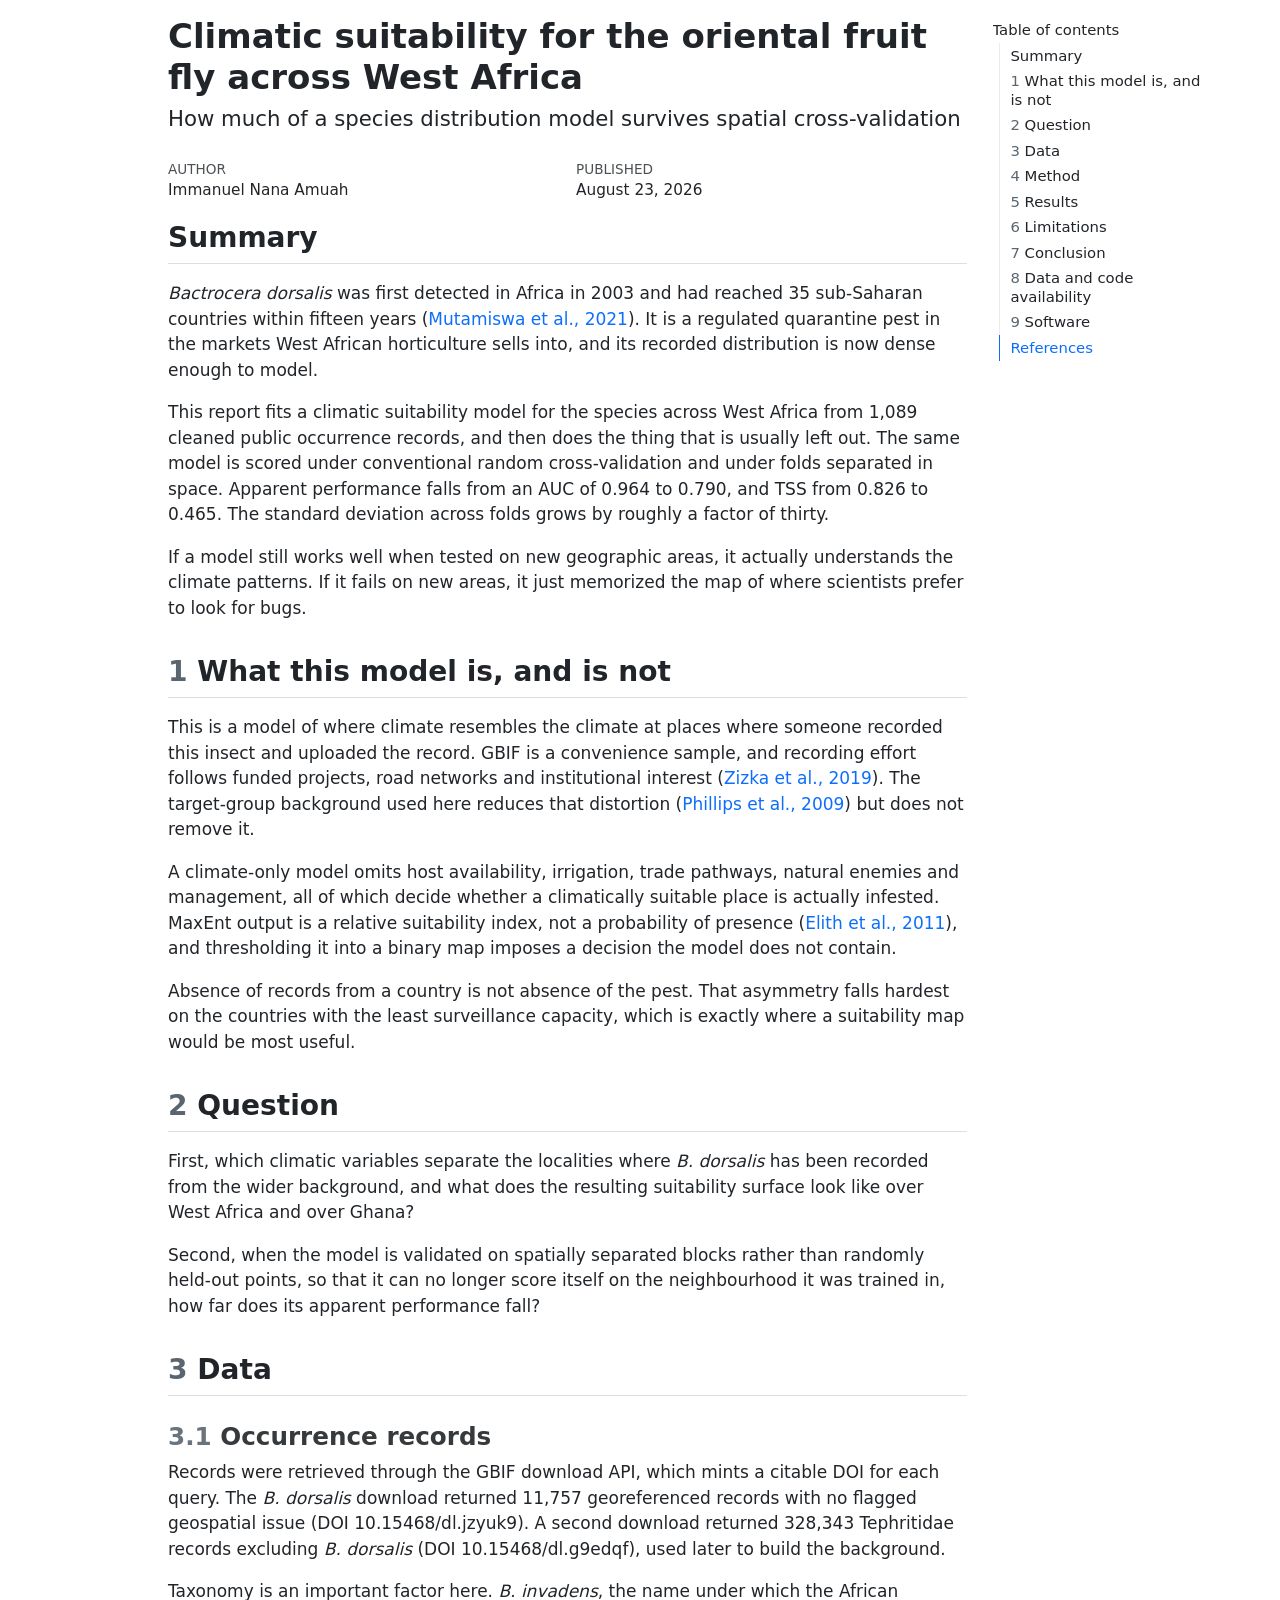
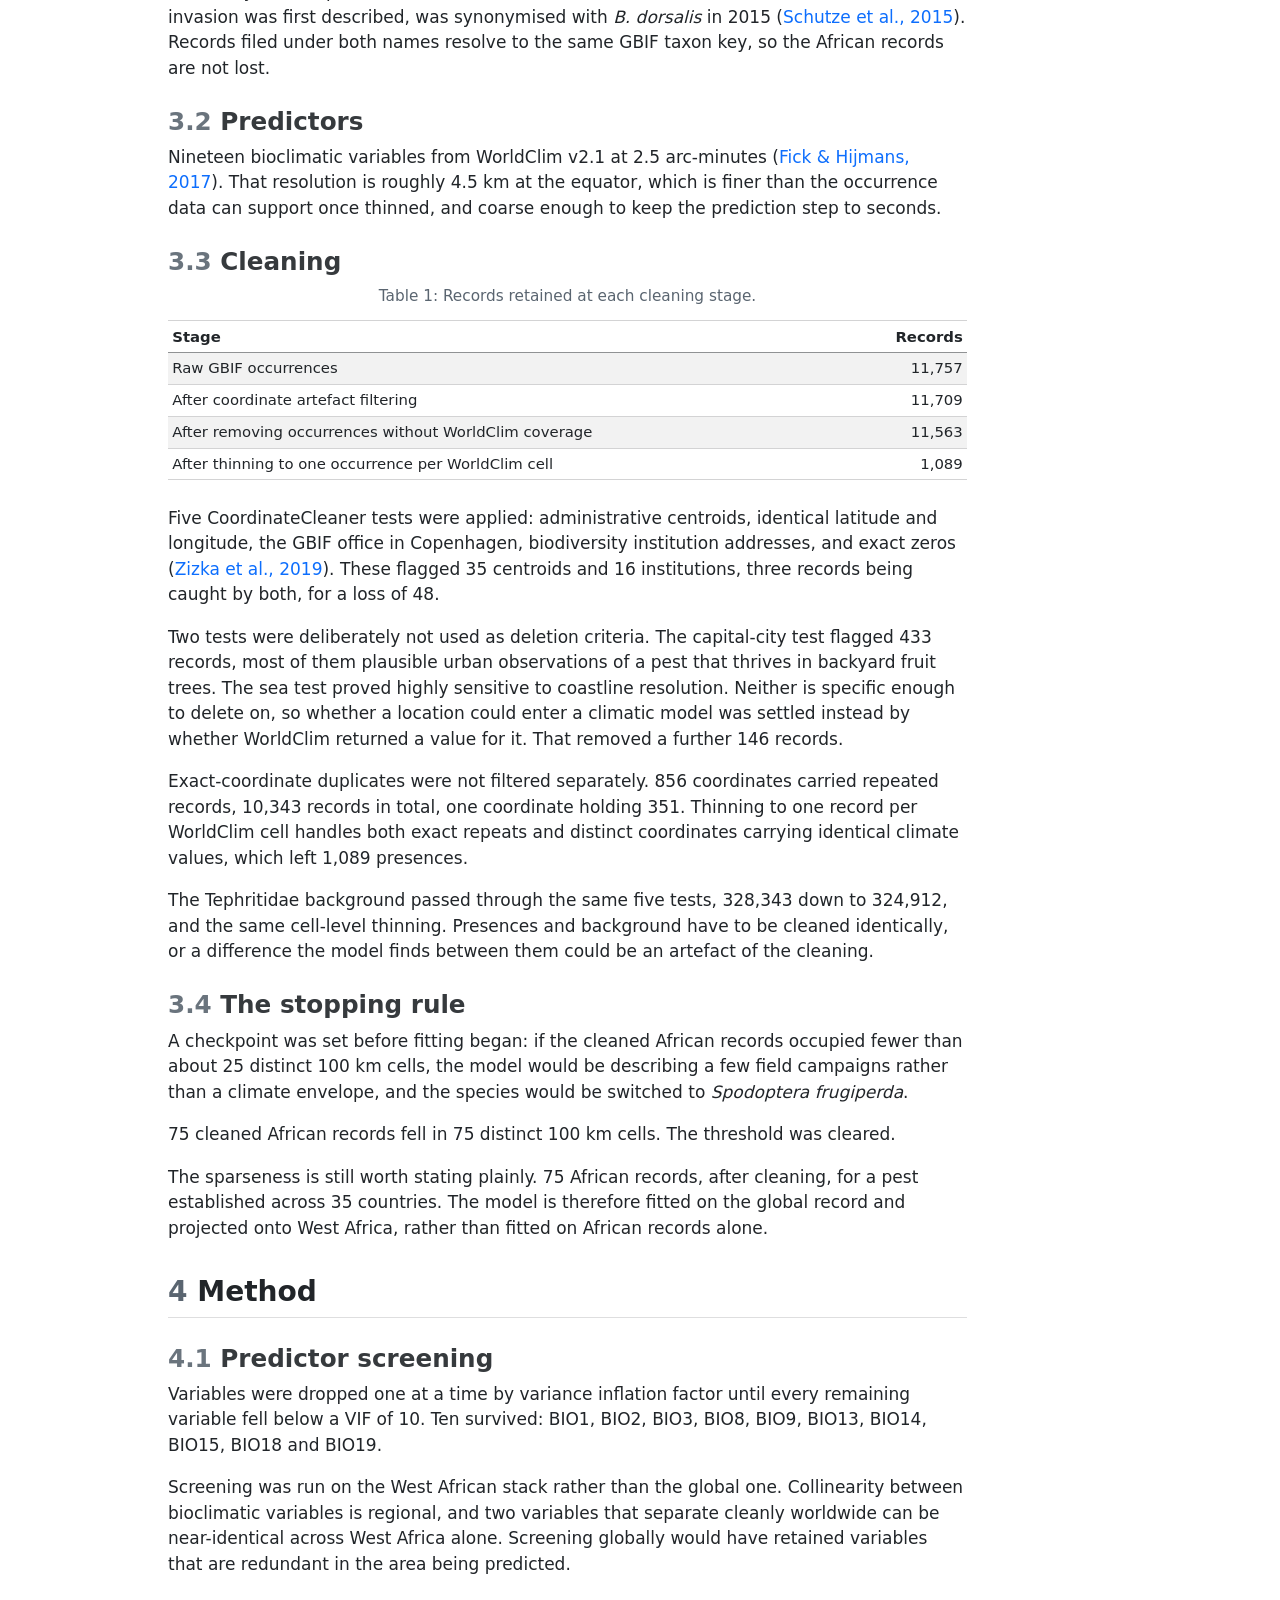
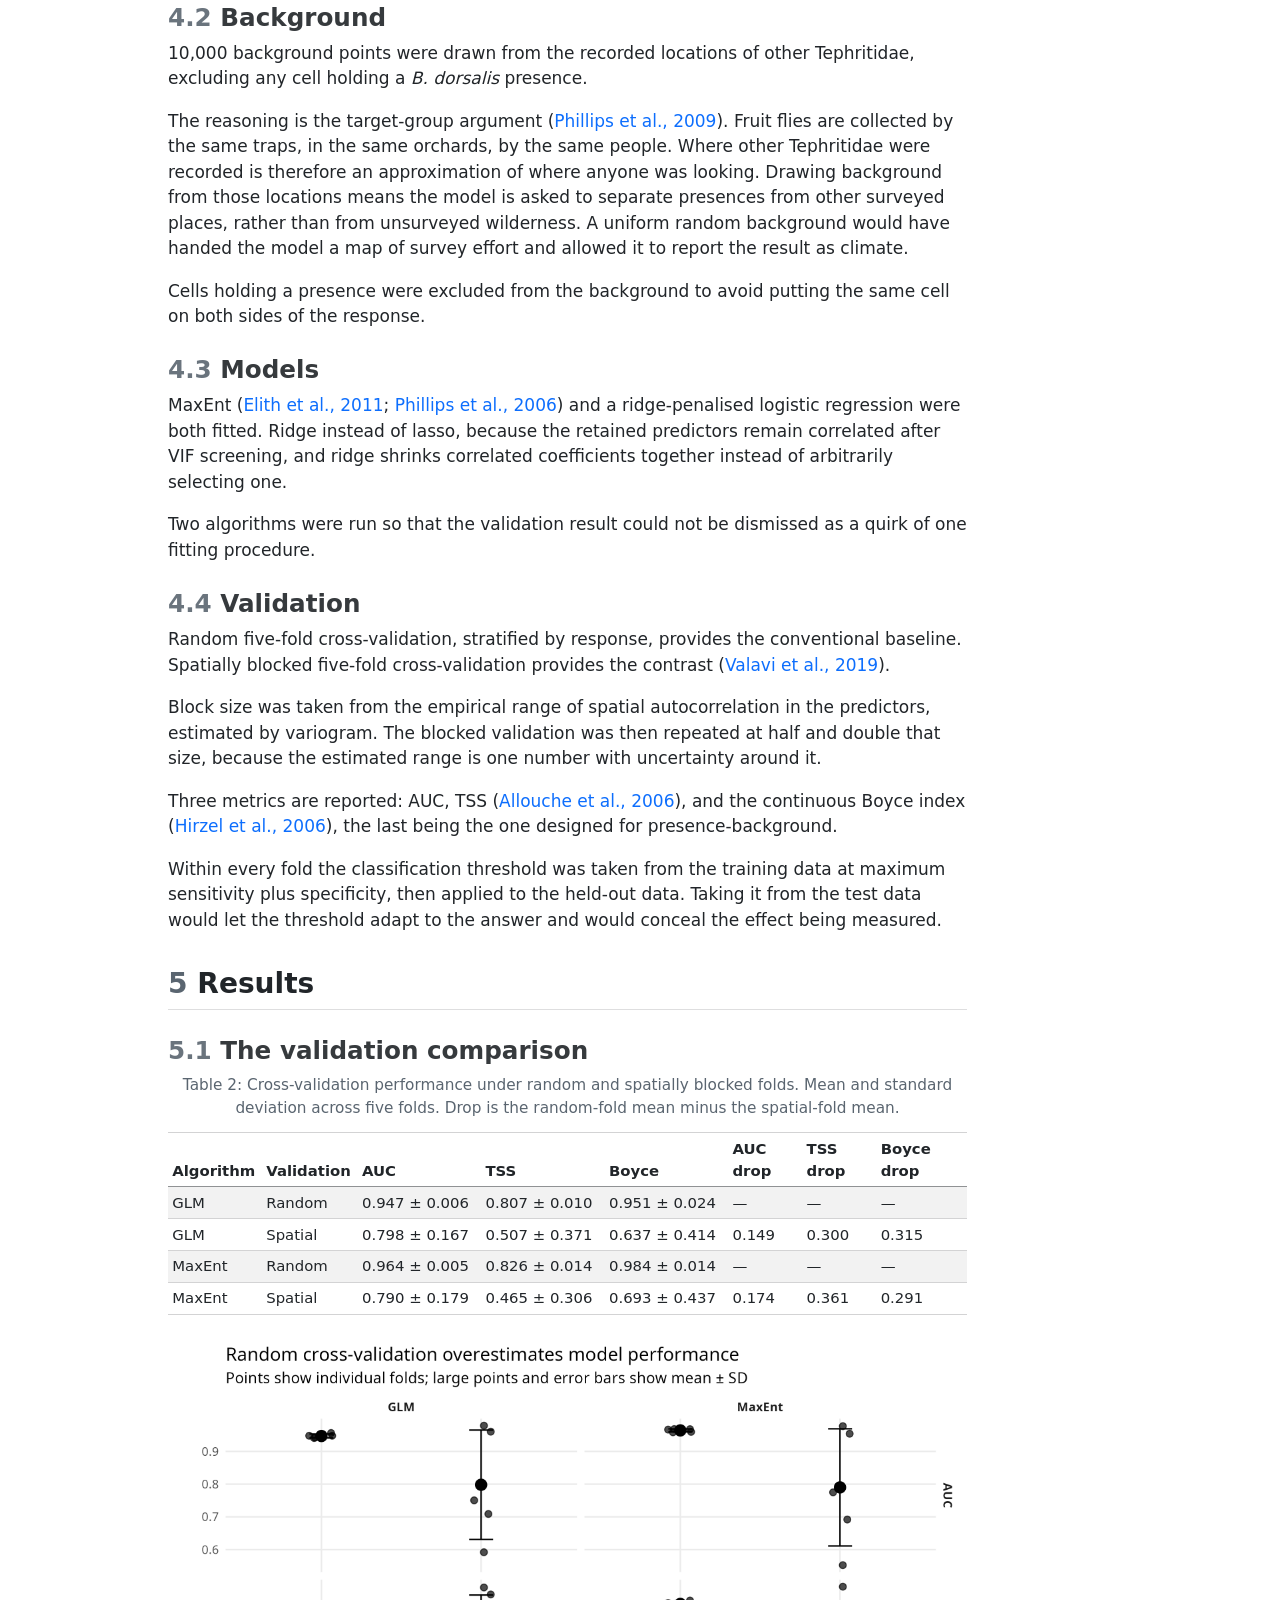
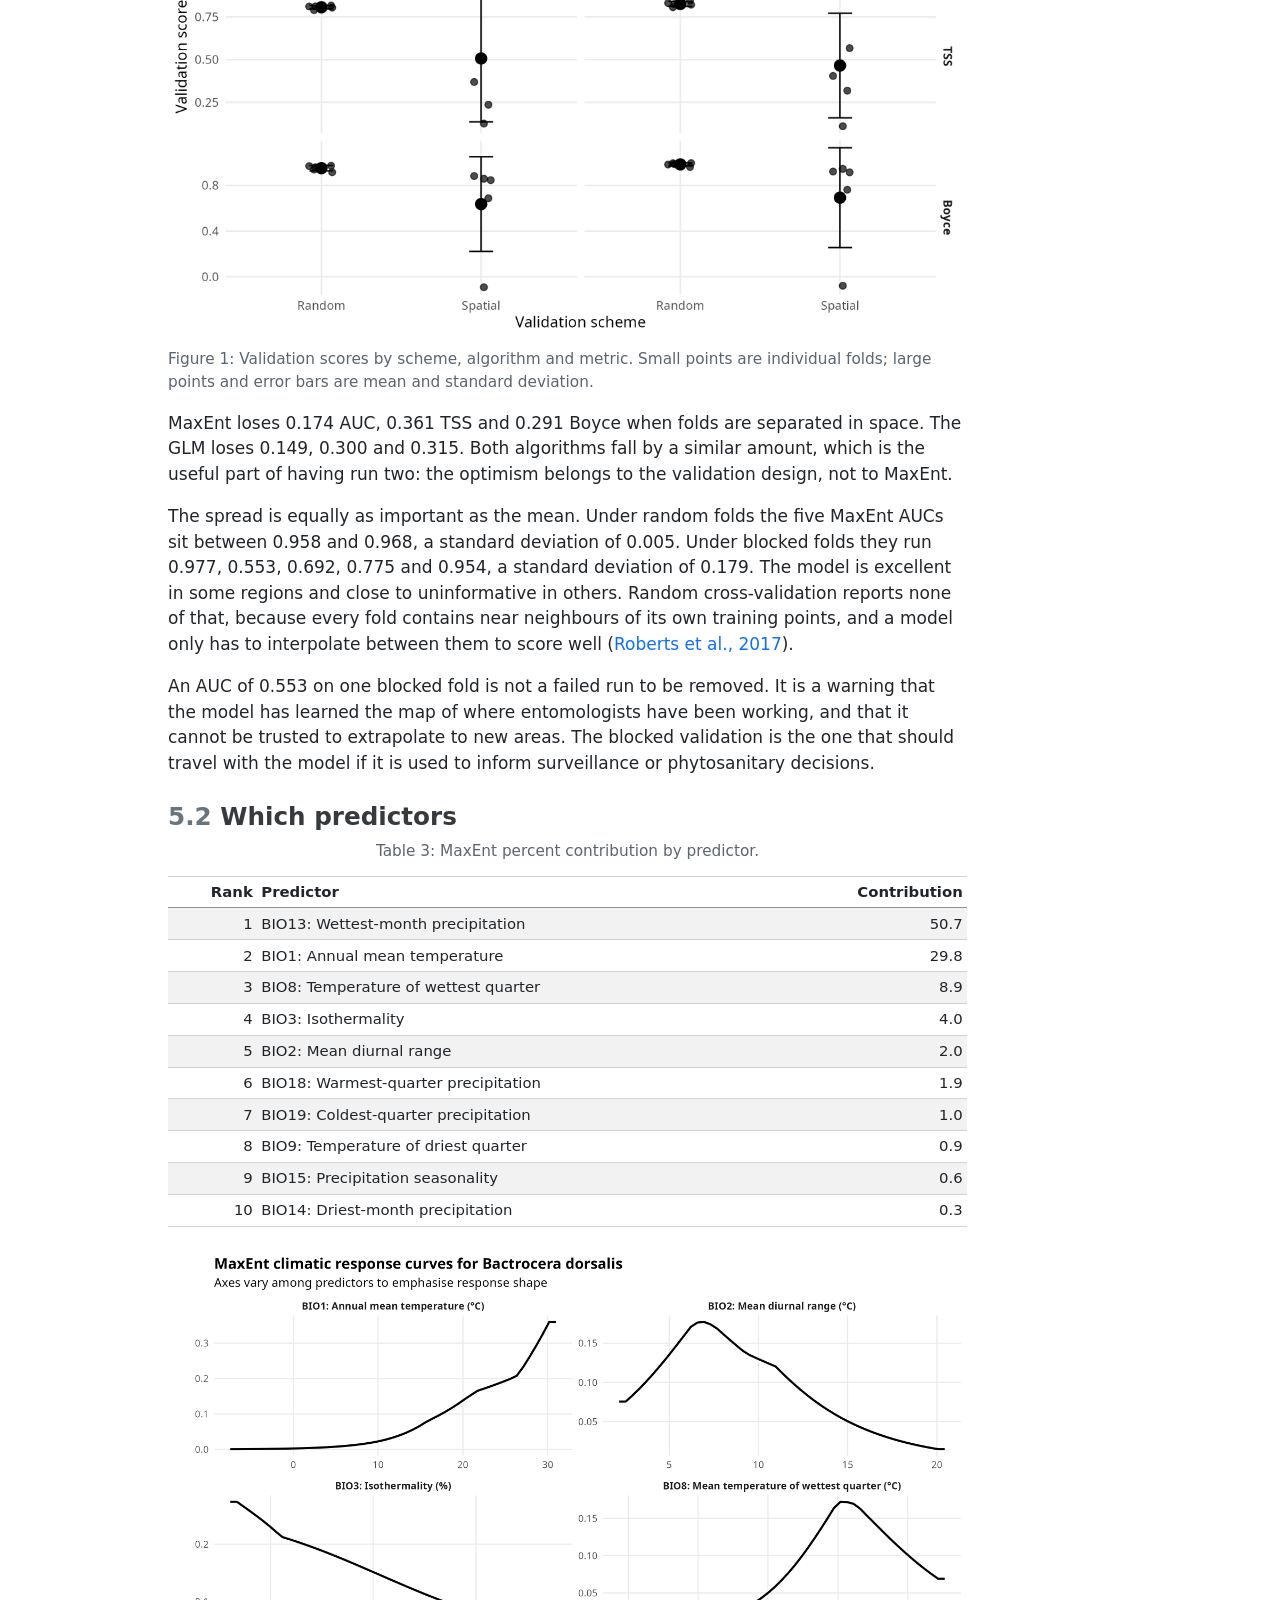
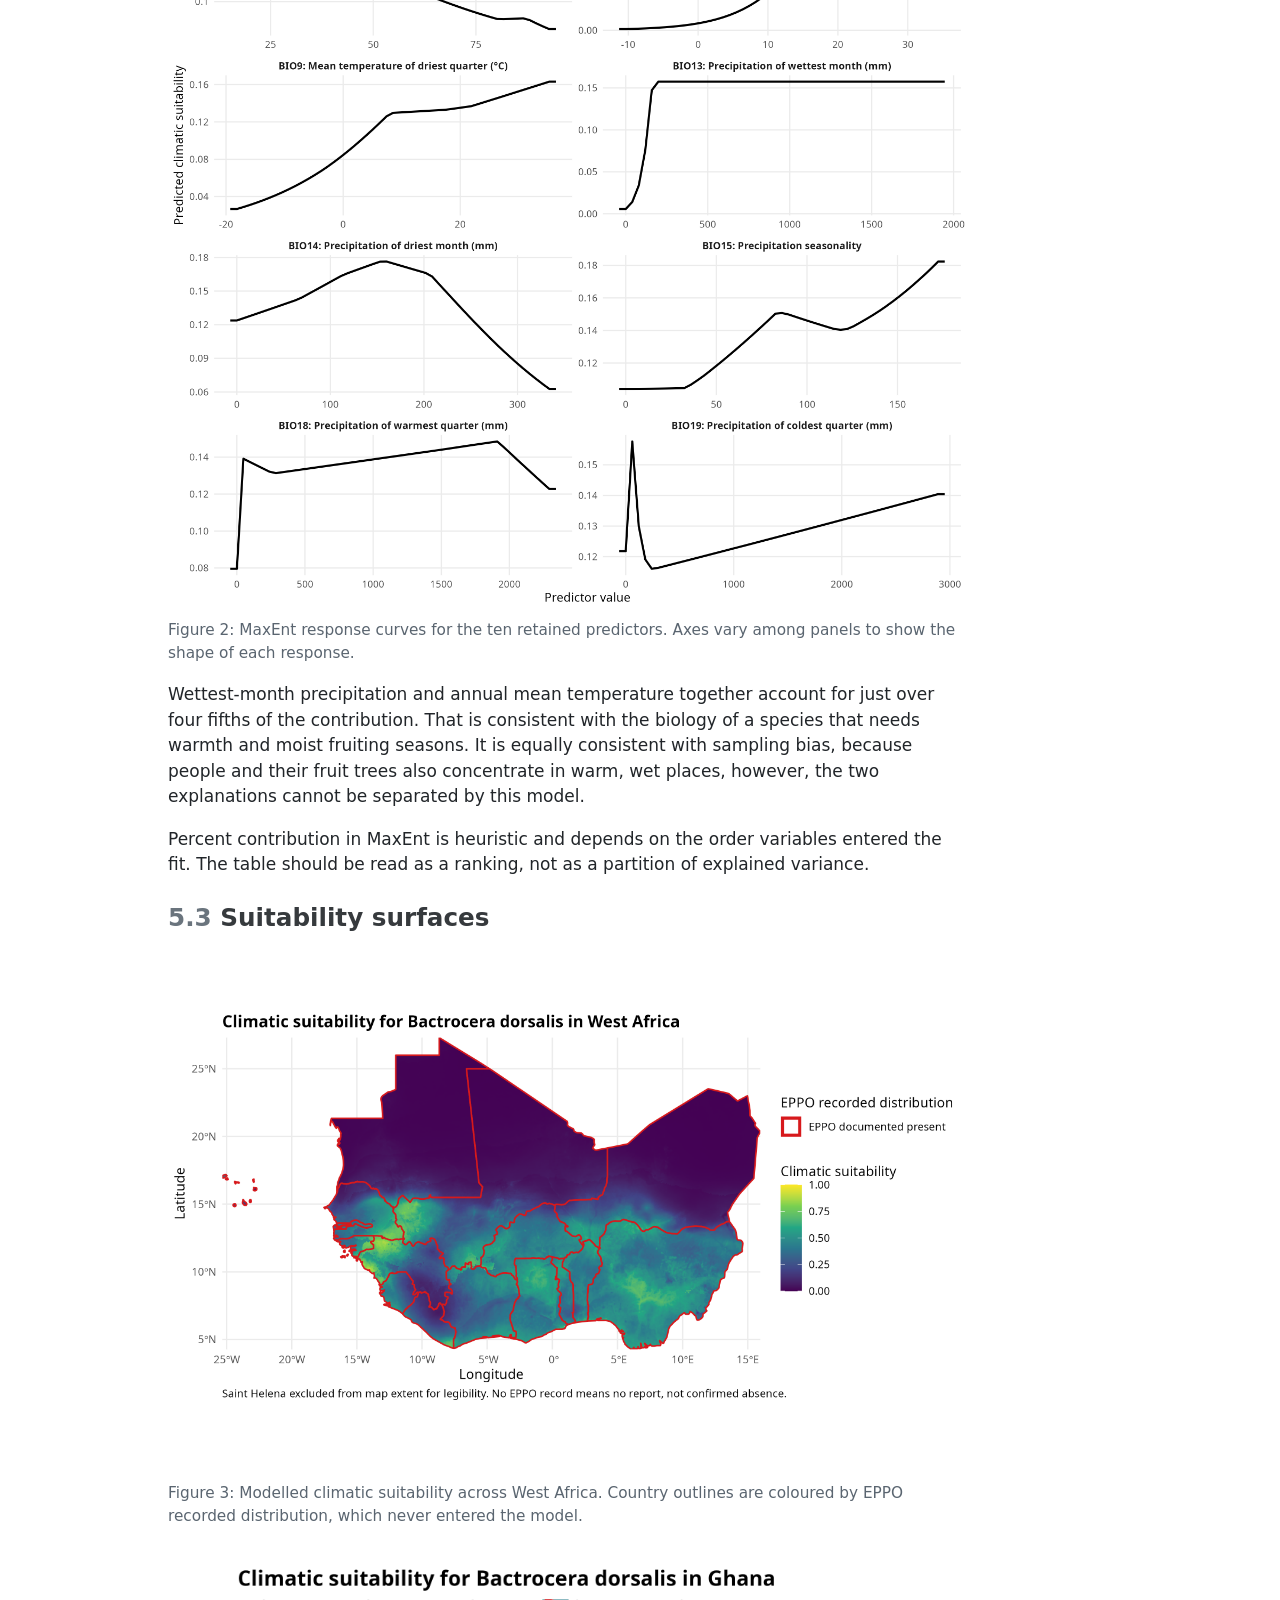
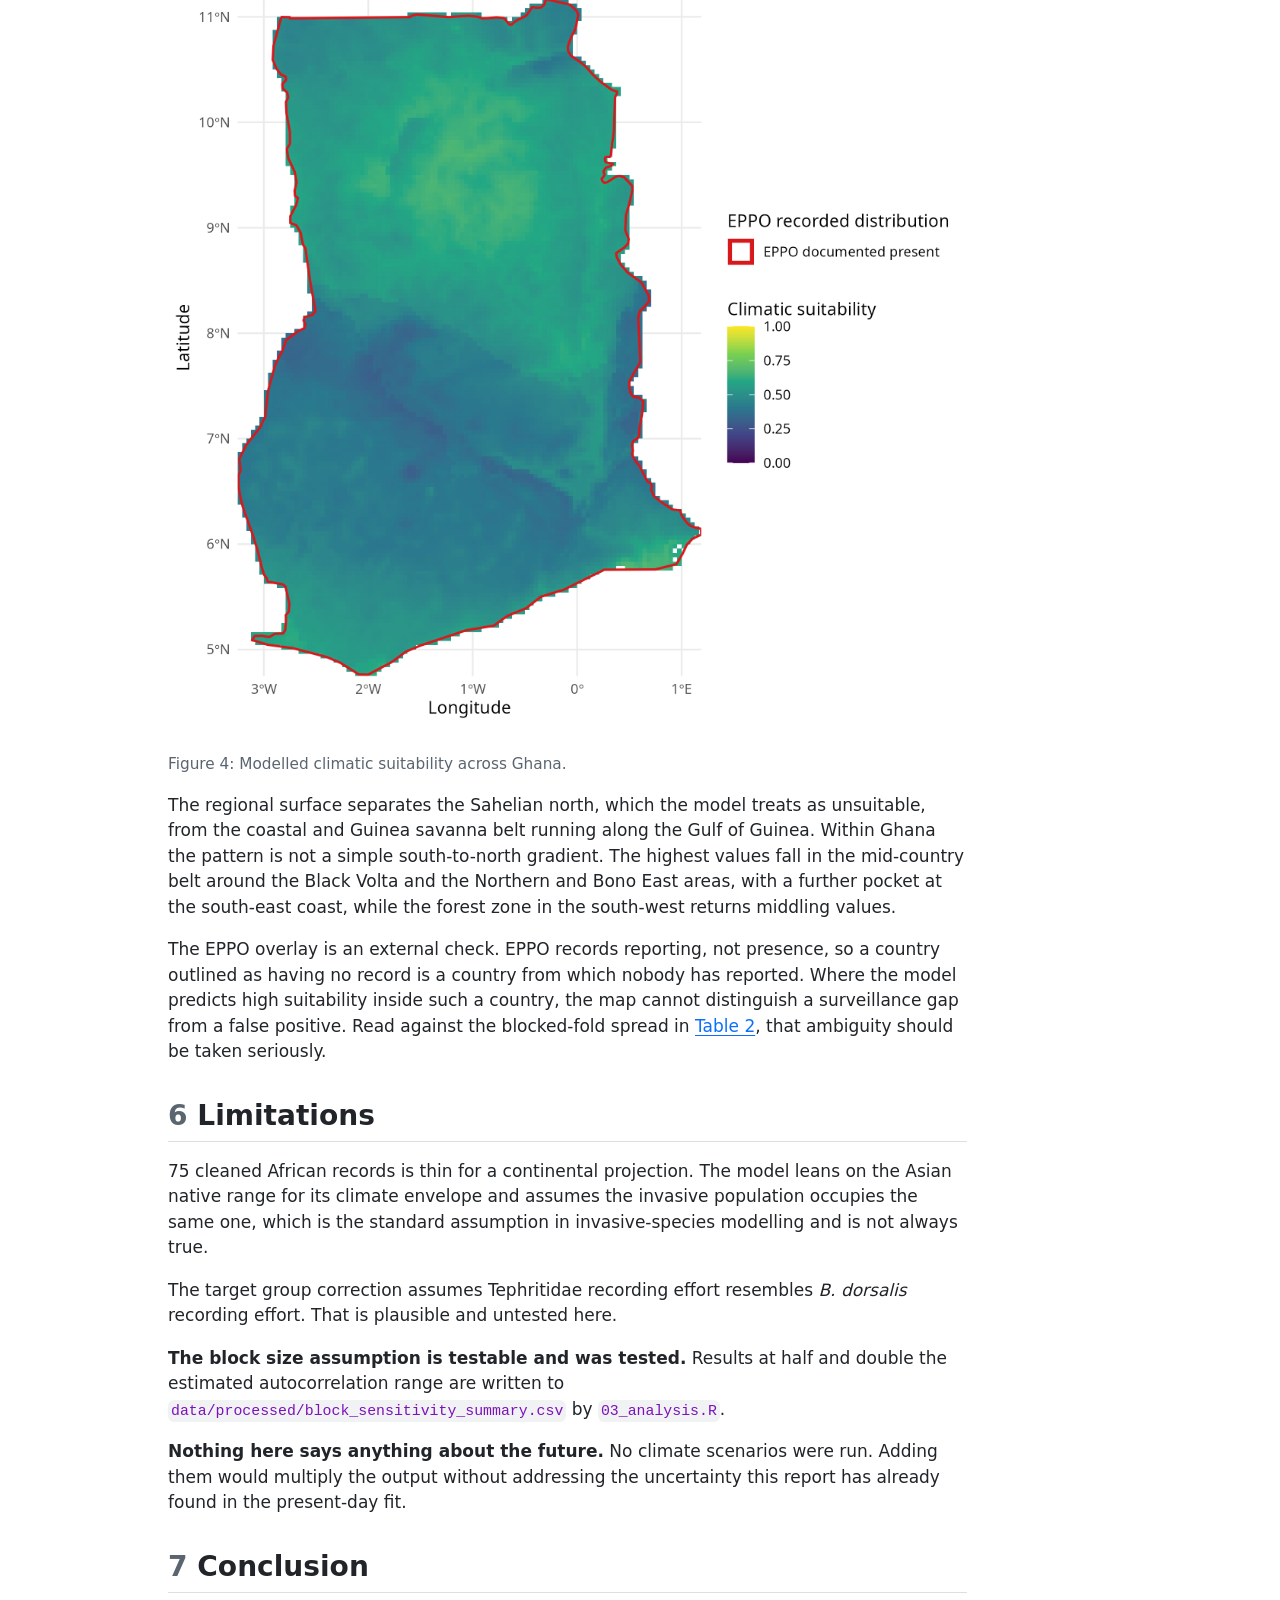
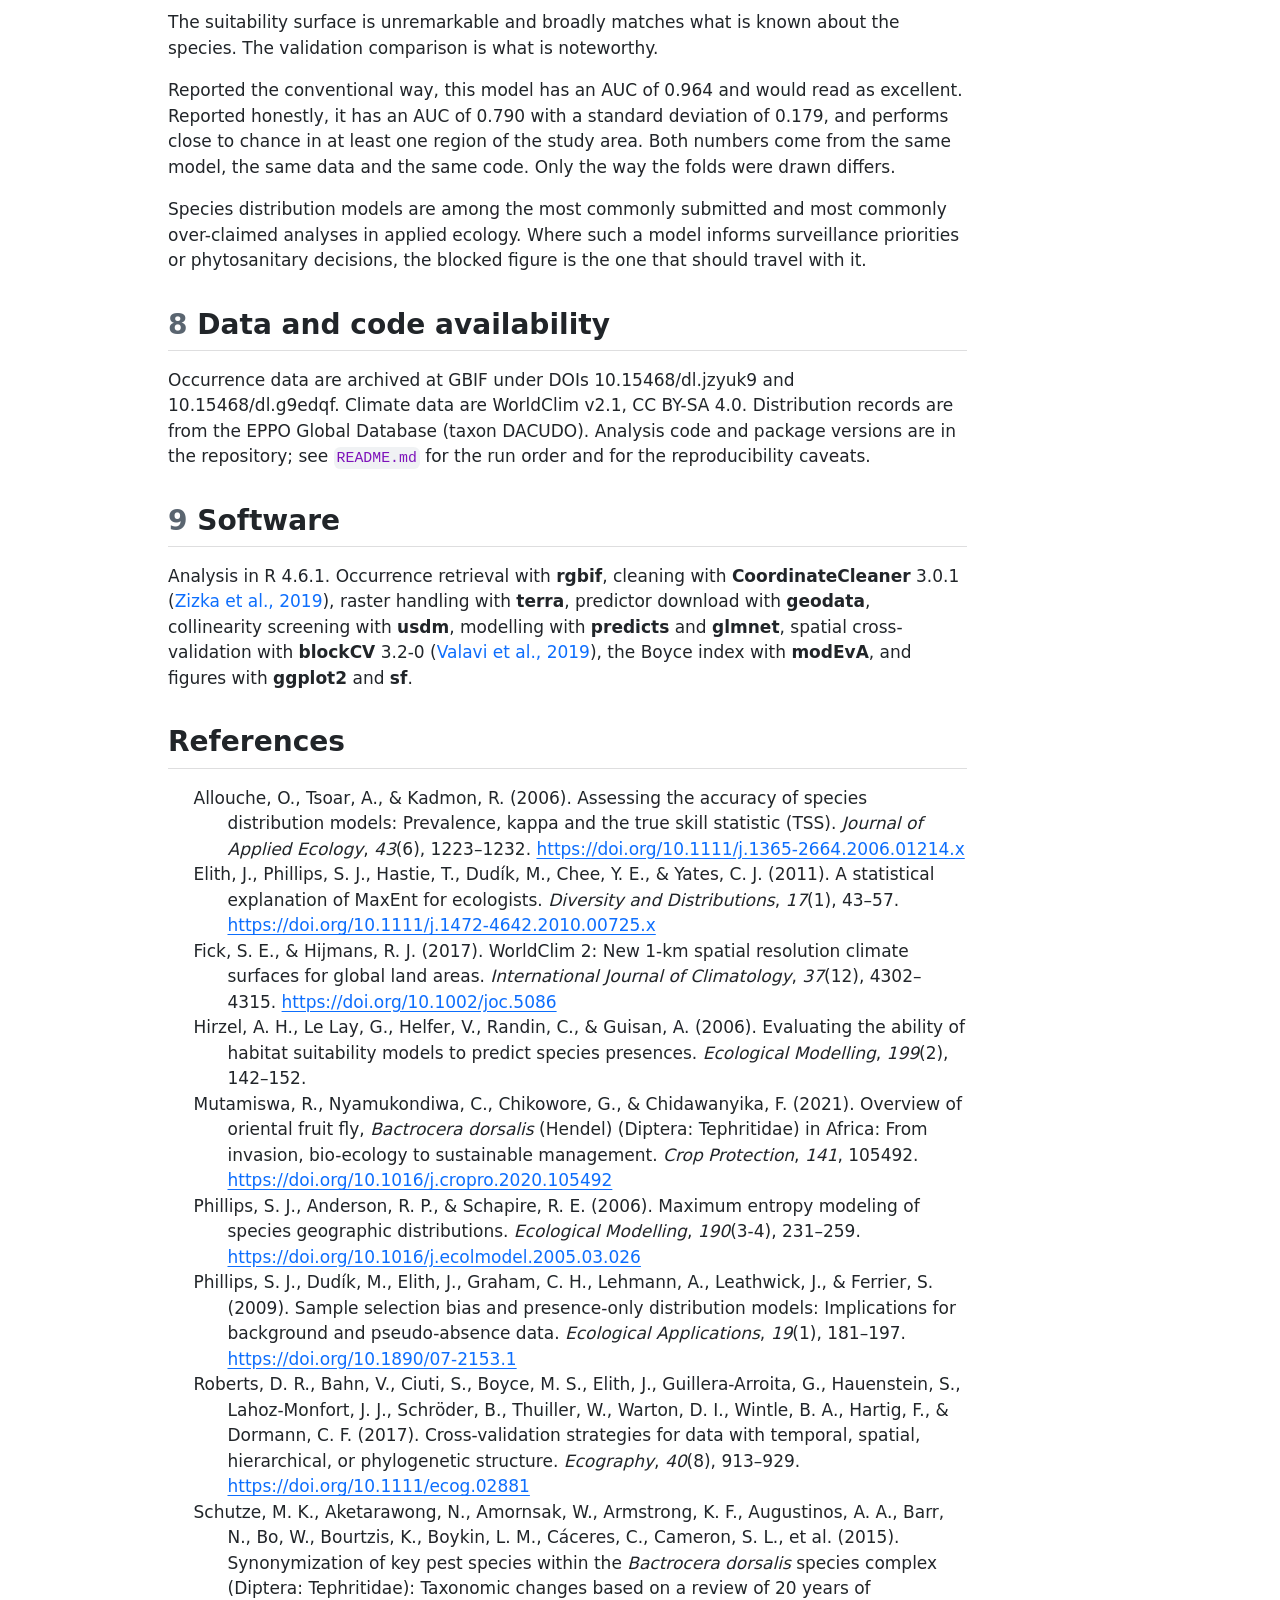
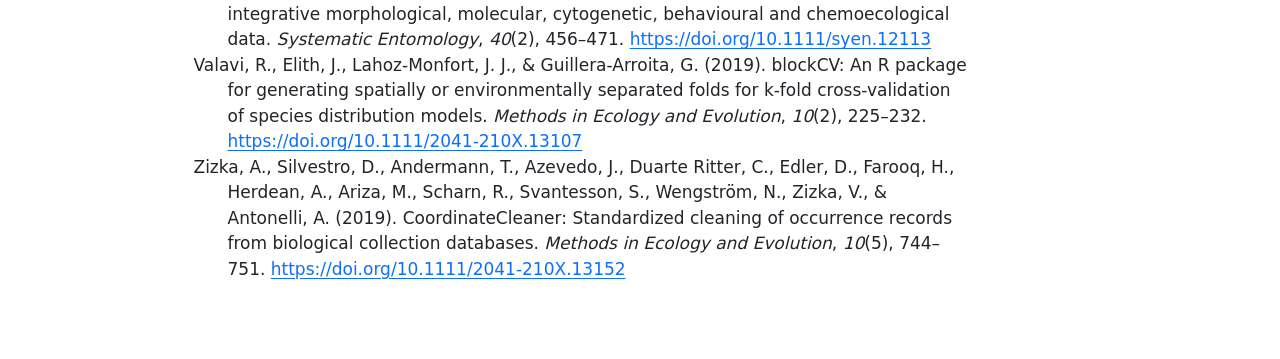
<file: index.html>
<!DOCTYPE html>
<html xmlns="http://www.w3.org/1999/xhtml" lang="en" xml:lang="en"><head>

<meta charset="utf-8">
<meta name="generator" content="quarto-1.9.38">

<meta name="viewport" content="width=device-width, initial-scale=1.0, user-scalable=yes">

<meta name="author" content="Immanuel Nana Amuah">
<meta name="dcterms.date" content="2026-08-23">

<title>Climatic suitability for the oriental fruit fly across West Africa</title>
<style>
/* Default styles provided by pandoc.
** See https://pandoc.org/MANUAL.html#variables-for-html for config info.
*/
code{white-space: pre-wrap;}
span.smallcaps{font-variant: small-caps;}
div.columns{display: flex; gap: min(4vw, 1.5em);}
div.column{flex: auto; overflow-x: auto;}
div.hanging-indent{margin-left: 1.5em; text-indent: -1.5em;}
ul.task-list{list-style: none;}
ul.task-list li input[type="checkbox"] {
  width: 0.8em;
  margin: 0 0.8em 0.2em -1em; /* quarto-specific, see https://github.com/quarto-dev/quarto-cli/issues/4556 */ 
  vertical-align: middle;
}
/* CSS for citations */
div.csl-bib-body { }
div.csl-entry {
  clear: both;
  margin-bottom: 0em;
}
.hanging-indent div.csl-entry {
  margin-left:2em;
  text-indent:-2em;
}
div.csl-left-margin {
  min-width:2em;
  float:left;
}
div.csl-right-inline {
  margin-left:2em;
  padding-left:1em;
}
div.csl-indent {
  margin-left: 2em;
}</style>


<script src="report_files/libs/clipboard/clipboard.min.js"></script>
<script src="report_files/libs/quarto-html/quarto.js" type="module"></script>
<script src="report_files/libs/quarto-html/tabsets/tabsets.js" type="module"></script>
<script src="report_files/libs/quarto-html/popper.min.js"></script>
<script src="report_files/libs/quarto-html/tippy.umd.min.js"></script>
<script src="report_files/libs/quarto-html/anchor.min.js"></script>
<link href="report_files/libs/quarto-html/tippy.css" rel="stylesheet">
<link href="report_files/libs/quarto-html/quarto-syntax-highlighting-15634bcf2e68342d4ad2dfa704d543f6.css" rel="stylesheet" id="quarto-text-highlighting-styles">
<script src="report_files/libs/bootstrap/bootstrap.min.js"></script>
<link href="report_files/libs/bootstrap/bootstrap-icons.css" rel="stylesheet">
<link href="report_files/libs/bootstrap/bootstrap-f6e79608285ffc1d0ff5ec47178fa595.min.css" rel="stylesheet" append-hash="true" id="quarto-bootstrap" data-mode="light">


</head>

<body class="quarto-light">

<div id="quarto-content" class="page-columns page-rows-contents page-layout-article">
<div id="quarto-margin-sidebar" class="sidebar margin-sidebar">
  <nav id="TOC" role="doc-toc" class="toc-active">
    <h2 id="toc-title">Table of contents</h2>
   
  <ul>
  <li><a href="#summary" id="toc-summary" class="nav-link active" data-scroll-target="#summary">Summary</a></li>
  <li><a href="#what-this-model-is-and-is-not" id="toc-what-this-model-is-and-is-not" class="nav-link" data-scroll-target="#what-this-model-is-and-is-not"><span class="header-section-number">1</span> What this model is, and is not</a></li>
  <li><a href="#question" id="toc-question" class="nav-link" data-scroll-target="#question"><span class="header-section-number">2</span> Question</a></li>
  <li><a href="#data" id="toc-data" class="nav-link" data-scroll-target="#data"><span class="header-section-number">3</span> Data</a>
  <ul class="collapse">
  <li><a href="#occurrence-records" id="toc-occurrence-records" class="nav-link" data-scroll-target="#occurrence-records"><span class="header-section-number">3.1</span> Occurrence records</a></li>
  <li><a href="#predictors" id="toc-predictors" class="nav-link" data-scroll-target="#predictors"><span class="header-section-number">3.2</span> Predictors</a></li>
  <li><a href="#cleaning" id="toc-cleaning" class="nav-link" data-scroll-target="#cleaning"><span class="header-section-number">3.3</span> Cleaning</a></li>
  <li><a href="#the-stopping-rule" id="toc-the-stopping-rule" class="nav-link" data-scroll-target="#the-stopping-rule"><span class="header-section-number">3.4</span> The stopping rule</a></li>
  </ul></li>
  <li><a href="#method" id="toc-method" class="nav-link" data-scroll-target="#method"><span class="header-section-number">4</span> Method</a>
  <ul class="collapse">
  <li><a href="#predictor-screening" id="toc-predictor-screening" class="nav-link" data-scroll-target="#predictor-screening"><span class="header-section-number">4.1</span> Predictor screening</a></li>
  <li><a href="#background" id="toc-background" class="nav-link" data-scroll-target="#background"><span class="header-section-number">4.2</span> Background</a></li>
  <li><a href="#models" id="toc-models" class="nav-link" data-scroll-target="#models"><span class="header-section-number">4.3</span> Models</a></li>
  <li><a href="#validation" id="toc-validation" class="nav-link" data-scroll-target="#validation"><span class="header-section-number">4.4</span> Validation</a></li>
  </ul></li>
  <li><a href="#results" id="toc-results" class="nav-link" data-scroll-target="#results"><span class="header-section-number">5</span> Results</a>
  <ul class="collapse">
  <li><a href="#the-validation-comparison" id="toc-the-validation-comparison" class="nav-link" data-scroll-target="#the-validation-comparison"><span class="header-section-number">5.1</span> The validation comparison</a></li>
  <li><a href="#which-predictors" id="toc-which-predictors" class="nav-link" data-scroll-target="#which-predictors"><span class="header-section-number">5.2</span> Which predictors</a></li>
  <li><a href="#suitability-surfaces" id="toc-suitability-surfaces" class="nav-link" data-scroll-target="#suitability-surfaces"><span class="header-section-number">5.3</span> Suitability surfaces</a></li>
  </ul></li>
  <li><a href="#limitations" id="toc-limitations" class="nav-link" data-scroll-target="#limitations"><span class="header-section-number">6</span> Limitations</a></li>
  <li><a href="#conclusion" id="toc-conclusion" class="nav-link" data-scroll-target="#conclusion"><span class="header-section-number">7</span> Conclusion</a></li>
  <li><a href="#data-and-code-availability" id="toc-data-and-code-availability" class="nav-link" data-scroll-target="#data-and-code-availability"><span class="header-section-number">8</span> Data and code availability</a></li>
  <li><a href="#software" id="toc-software" class="nav-link" data-scroll-target="#software"><span class="header-section-number">9</span> Software</a></li>
  <li><a href="#references" id="toc-references" class="nav-link" data-scroll-target="#references">References</a></li>
  </ul>
</nav>
</div>
<main class="content" id="quarto-document-content">

<header id="title-block-header" class="quarto-title-block default">
<div class="quarto-title">
<h1 class="title">Climatic suitability for the oriental fruit fly across West Africa</h1>
<p class="subtitle lead">How much of a species distribution model survives spatial cross-validation</p>
</div>



<div class="quarto-title-meta">

    <div>
    <div class="quarto-title-meta-heading">Author</div>
    <div class="quarto-title-meta-contents">
             <p>Immanuel Nana Amuah </p>
          </div>
  </div>
    
    <div>
    <div class="quarto-title-meta-heading">Published</div>
    <div class="quarto-title-meta-contents">
      <p class="date">August 23, 2026</p>
    </div>
  </div>
  
    
  </div>
  


</header>


<section id="summary" class="level2 unnumbered">
<h2 class="unnumbered anchored" data-anchor-id="summary">Summary</h2>
<p><em>Bactrocera dorsalis</em> was first detected in Africa in 2003 and had reached 35 sub-Saharan countries within fifteen years <span class="citation" data-cites="mutamiswa2021">(<a href="#ref-mutamiswa2021" role="doc-biblioref">Mutamiswa et al., 2021</a>)</span>. It is a regulated quarantine pest in the markets West African horticulture sells into, and its recorded distribution is now dense enough to model.</p>
<p>This report fits a climatic suitability model for the species across West Africa from 1,089 cleaned public occurrence records, and then does the thing that is usually left out. The same model is scored under conventional random cross-validation and under folds separated in space. Apparent performance falls from an AUC of 0.964 to 0.790, and TSS from 0.826 to 0.465. The standard deviation across folds grows by roughly a factor of thirty.</p>
<p>If a model still works well when tested on new geographic areas, it actually understands the climate patterns. If it fails on new areas, it just memorized the map of where scientists prefer to look for bugs.</p>
</section>
<section id="what-this-model-is-and-is-not" class="level2" data-number="1">
<h2 data-number="1" class="anchored" data-anchor-id="what-this-model-is-and-is-not"><span class="header-section-number">1</span> What this model is, and is not</h2>
<p>This is a model of where climate resembles the climate at places where someone recorded this insect and uploaded the record. GBIF is a convenience sample, and recording effort follows funded projects, road networks and institutional interest <span class="citation" data-cites="zizka2019">(<a href="#ref-zizka2019" role="doc-biblioref">Zizka et al., 2019</a>)</span>. The target-group background used here reduces that distortion <span class="citation" data-cites="phillips2009">(<a href="#ref-phillips2009" role="doc-biblioref">Phillips et al., 2009</a>)</span> but does not remove it.</p>
<p>A climate-only model omits host availability, irrigation, trade pathways, natural enemies and management, all of which decide whether a climatically suitable place is actually infested. MaxEnt output is a relative suitability index, not a probability of presence <span class="citation" data-cites="elith2011">(<a href="#ref-elith2011" role="doc-biblioref">Elith et al., 2011</a>)</span>, and thresholding it into a binary map imposes a decision the model does not contain.</p>
<p>Absence of records from a country is not absence of the pest. That asymmetry falls hardest on the countries with the least surveillance capacity, which is exactly where a suitability map would be most useful.</p>
</section>
<section id="question" class="level2" data-number="2">
<h2 data-number="2" class="anchored" data-anchor-id="question"><span class="header-section-number">2</span> Question</h2>
<p>First, which climatic variables separate the localities where <em>B. dorsalis</em> has been recorded from the wider background, and what does the resulting suitability surface look like over West Africa and over Ghana?</p>
<p>Second, when the model is validated on spatially separated blocks rather than randomly held-out points, so that it can no longer score itself on the neighbourhood it was trained in, how far does its apparent performance fall?</p>
</section>
<section id="data" class="level2" data-number="3">
<h2 data-number="3" class="anchored" data-anchor-id="data"><span class="header-section-number">3</span> Data</h2>
<section id="occurrence-records" class="level3" data-number="3.1">
<h3 data-number="3.1" class="anchored" data-anchor-id="occurrence-records"><span class="header-section-number">3.1</span> Occurrence records</h3>
<p>Records were retrieved through the GBIF download API, which mints a citable DOI for each query. The <em>B. dorsalis</em> download returned 11,757 georeferenced records with no flagged geospatial issue (DOI 10.15468/dl.jzyuk9). A second download returned 328,343 Tephritidae records excluding <em>B. dorsalis</em> (DOI 10.15468/dl.g9edqf), used later to build the background.</p>
<p>Taxonomy is an important factor here. <em>B. invadens</em>, the name under which the African invasion was first described, was synonymised with <em>B. dorsalis</em> in 2015 <span class="citation" data-cites="schutze2015">(<a href="#ref-schutze2015" role="doc-biblioref"><span class="nocase">Schutze et al.</span>, 2015</a>)</span>. Records filed under both names resolve to the same GBIF taxon key, so the African records are not lost.</p>
</section>
<section id="predictors" class="level3" data-number="3.2">
<h3 data-number="3.2" class="anchored" data-anchor-id="predictors"><span class="header-section-number">3.2</span> Predictors</h3>
<p>Nineteen bioclimatic variables from WorldClim v2.1 at 2.5 arc-minutes <span class="citation" data-cites="fick2017">(<a href="#ref-fick2017" role="doc-biblioref">Fick &amp; Hijmans, 2017</a>)</span>. That resolution is roughly 4.5 km at the equator, which is finer than the occurrence data can support once thinned, and coarse enough to keep the prediction step to seconds.</p>
</section>
<section id="cleaning" class="level3" data-number="3.3">
<h3 data-number="3.3" class="anchored" data-anchor-id="cleaning"><span class="header-section-number">3.3</span> Cleaning</h3>
<div class="cell">
<div id="tbl-cleaning" class="cell quarto-float quarto-figure quarto-figure-center anchored">
<figure class="quarto-float quarto-float-tbl figure">
<figcaption class="quarto-float-caption-top quarto-float-caption quarto-float-tbl" id="tbl-cleaning-caption-0ceaefa1-69ba-4598-a22c-09a6ac19f8ca">
Table&nbsp;1: Records retained at each cleaning stage.
</figcaption>
<div aria-describedby="tbl-cleaning-caption-0ceaefa1-69ba-4598-a22c-09a6ac19f8ca">
<div class="cell-output-display">
<table class="cell caption-top table table-sm table-striped small">
<thead>
<tr class="header">
<th style="text-align: left;">Stage</th>
<th style="text-align: right;">Records</th>
</tr>
</thead>
<tbody>
<tr class="odd">
<td style="text-align: left;">Raw GBIF occurrences</td>
<td style="text-align: right;">11,757</td>
</tr>
<tr class="even">
<td style="text-align: left;">After coordinate artefact filtering</td>
<td style="text-align: right;">11,709</td>
</tr>
<tr class="odd">
<td style="text-align: left;">After removing occurrences without WorldClim coverage</td>
<td style="text-align: right;">11,563</td>
</tr>
<tr class="even">
<td style="text-align: left;">After thinning to one occurrence per WorldClim cell</td>
<td style="text-align: right;">1,089</td>
</tr>
</tbody>
</table>
</div>
</div>
</figure>
</div>
</div>
<p>Five CoordinateCleaner tests were applied: administrative centroids, identical latitude and longitude, the GBIF office in Copenhagen, biodiversity institution addresses, and exact zeros <span class="citation" data-cites="zizka2019">(<a href="#ref-zizka2019" role="doc-biblioref">Zizka et al., 2019</a>)</span>. These flagged 35 centroids and 16 institutions, three records being caught by both, for a loss of 48.</p>
<p>Two tests were deliberately not used as deletion criteria. The capital-city test flagged 433 records, most of them plausible urban observations of a pest that thrives in backyard fruit trees. The sea test proved highly sensitive to coastline resolution. Neither is specific enough to delete on, so whether a location could enter a climatic model was settled instead by whether WorldClim returned a value for it. That removed a further 146 records.</p>
<p>Exact-coordinate duplicates were not filtered separately. 856 coordinates carried repeated records, 10,343 records in total, one coordinate holding 351. Thinning to one record per WorldClim cell handles both exact repeats and distinct coordinates carrying identical climate values, which left 1,089 presences.</p>
<p>The Tephritidae background passed through the same five tests, 328,343 down to 324,912, and the same cell-level thinning. Presences and background have to be cleaned identically, or a difference the model finds between them could be an artefact of the cleaning.</p>
</section>
<section id="the-stopping-rule" class="level3" data-number="3.4">
<h3 data-number="3.4" class="anchored" data-anchor-id="the-stopping-rule"><span class="header-section-number">3.4</span> The stopping rule</h3>
<p>A checkpoint was set before fitting began: if the cleaned African records occupied fewer than about 25 distinct 100 km cells, the model would be describing a few field campaigns rather than a climate envelope, and the species would be switched to <em>Spodoptera frugiperda</em>.</p>
<p>75 cleaned African records fell in 75 distinct 100 km cells. The threshold was cleared.</p>
<p>The sparseness is still worth stating plainly. 75 African records, after cleaning, for a pest established across 35 countries. The model is therefore fitted on the global record and projected onto West Africa, rather than fitted on African records alone.</p>
</section>
</section>
<section id="method" class="level2" data-number="4">
<h2 data-number="4" class="anchored" data-anchor-id="method"><span class="header-section-number">4</span> Method</h2>
<section id="predictor-screening" class="level3" data-number="4.1">
<h3 data-number="4.1" class="anchored" data-anchor-id="predictor-screening"><span class="header-section-number">4.1</span> Predictor screening</h3>
<p>Variables were dropped one at a time by variance inflation factor until every remaining variable fell below a VIF of 10. Ten survived: BIO1, BIO2, BIO3, BIO8, BIO9, BIO13, BIO14, BIO15, BIO18 and BIO19.</p>
<p>Screening was run on the West African stack rather than the global one. Collinearity between bioclimatic variables is regional, and two variables that separate cleanly worldwide can be near-identical across West Africa alone. Screening globally would have retained variables that are redundant in the area being predicted.</p>
</section>
<section id="background" class="level3" data-number="4.2">
<h3 data-number="4.2" class="anchored" data-anchor-id="background"><span class="header-section-number">4.2</span> Background</h3>
<p>10,000 background points were drawn from the recorded locations of other Tephritidae, excluding any cell holding a <em>B. dorsalis</em> presence.</p>
<p>The reasoning is the target-group argument <span class="citation" data-cites="phillips2009">(<a href="#ref-phillips2009" role="doc-biblioref">Phillips et al., 2009</a>)</span>. Fruit flies are collected by the same traps, in the same orchards, by the same people. Where other Tephritidae were recorded is therefore an approximation of where anyone was looking. Drawing background from those locations means the model is asked to separate presences from other surveyed places, rather than from unsurveyed wilderness. A uniform random background would have handed the model a map of survey effort and allowed it to report the result as climate.</p>
<p>Cells holding a presence were excluded from the background to avoid putting the same cell on both sides of the response.</p>
</section>
<section id="models" class="level3" data-number="4.3">
<h3 data-number="4.3" class="anchored" data-anchor-id="models"><span class="header-section-number">4.3</span> Models</h3>
<p>MaxEnt <span class="citation" data-cites="phillips2006 elith2011">(<a href="#ref-elith2011" role="doc-biblioref">Elith et al., 2011</a>; <a href="#ref-phillips2006" role="doc-biblioref">Phillips et al., 2006</a>)</span> and a ridge-penalised logistic regression were both fitted. Ridge instead of lasso, because the retained predictors remain correlated after VIF screening, and ridge shrinks correlated coefficients together instead of arbitrarily selecting one.</p>
<p>Two algorithms were run so that the validation result could not be dismissed as a quirk of one fitting procedure.</p>
</section>
<section id="validation" class="level3" data-number="4.4">
<h3 data-number="4.4" class="anchored" data-anchor-id="validation"><span class="header-section-number">4.4</span> Validation</h3>
<p>Random five-fold cross-validation, stratified by response, provides the conventional baseline. Spatially blocked five-fold cross-validation provides the contrast <span class="citation" data-cites="valavi2019">(<a href="#ref-valavi2019" role="doc-biblioref">Valavi et al., 2019</a>)</span>.</p>
<p>Block size was taken from the empirical range of spatial autocorrelation in the predictors, estimated by variogram. The blocked validation was then repeated at half and double that size, because the estimated range is one number with uncertainty around it.</p>
<p>Three metrics are reported: AUC, TSS <span class="citation" data-cites="allouche2006">(<a href="#ref-allouche2006" role="doc-biblioref">Allouche et al., 2006</a>)</span>, and the continuous Boyce index <span class="citation" data-cites="hirzel2006">(<a href="#ref-hirzel2006" role="doc-biblioref">Hirzel et al., 2006</a>)</span>, the last being the one designed for presence-background.</p>
<p>Within every fold the classification threshold was taken from the training data at maximum sensitivity plus specificity, then applied to the held-out data. Taking it from the test data would let the threshold adapt to the answer and would conceal the effect being measured.</p>
</section>
</section>
<section id="results" class="level2" data-number="5">
<h2 data-number="5" class="anchored" data-anchor-id="results"><span class="header-section-number">5</span> Results</h2>
<section id="the-validation-comparison" class="level3" data-number="5.1">
<h3 data-number="5.1" class="anchored" data-anchor-id="the-validation-comparison"><span class="header-section-number">5.1</span> The validation comparison</h3>
<div class="cell">
<div id="tbl-validation" class="cell quarto-float quarto-figure quarto-figure-center anchored">
<figure class="quarto-float quarto-float-tbl figure">
<figcaption class="quarto-float-caption-top quarto-float-caption quarto-float-tbl" id="tbl-validation-caption-0ceaefa1-69ba-4598-a22c-09a6ac19f8ca">
Table&nbsp;2: Cross-validation performance under random and spatially blocked folds. Mean and standard deviation across five folds. Drop is the random-fold mean minus the spatial-fold mean.
</figcaption>
<div aria-describedby="tbl-validation-caption-0ceaefa1-69ba-4598-a22c-09a6ac19f8ca">
<div class="cell-output-display">
<table class="cell caption-top table table-sm table-striped small">
<colgroup>
<col style="width: 10%">
<col style="width: 11%">
<col style="width: 15%">
<col style="width: 15%">
<col style="width: 15%">
<col style="width: 9%">
<col style="width: 9%">
<col style="width: 11%">
</colgroup>
<thead>
<tr class="header">
<th style="text-align: left;">Algorithm</th>
<th style="text-align: left;">Validation</th>
<th style="text-align: left;">AUC</th>
<th style="text-align: left;">TSS</th>
<th style="text-align: left;">Boyce</th>
<th style="text-align: left;">AUC drop</th>
<th style="text-align: left;">TSS drop</th>
<th style="text-align: left;">Boyce drop</th>
</tr>
</thead>
<tbody>
<tr class="odd">
<td style="text-align: left;">GLM</td>
<td style="text-align: left;">Random</td>
<td style="text-align: left;">0.947 ± 0.006</td>
<td style="text-align: left;">0.807 ± 0.010</td>
<td style="text-align: left;">0.951 ± 0.024</td>
<td style="text-align: left;">—</td>
<td style="text-align: left;">—</td>
<td style="text-align: left;">—</td>
</tr>
<tr class="even">
<td style="text-align: left;">GLM</td>
<td style="text-align: left;">Spatial</td>
<td style="text-align: left;">0.798 ± 0.167</td>
<td style="text-align: left;">0.507 ± 0.371</td>
<td style="text-align: left;">0.637 ± 0.414</td>
<td style="text-align: left;">0.149</td>
<td style="text-align: left;">0.300</td>
<td style="text-align: left;">0.315</td>
</tr>
<tr class="odd">
<td style="text-align: left;">MaxEnt</td>
<td style="text-align: left;">Random</td>
<td style="text-align: left;">0.964 ± 0.005</td>
<td style="text-align: left;">0.826 ± 0.014</td>
<td style="text-align: left;">0.984 ± 0.014</td>
<td style="text-align: left;">—</td>
<td style="text-align: left;">—</td>
<td style="text-align: left;">—</td>
</tr>
<tr class="even">
<td style="text-align: left;">MaxEnt</td>
<td style="text-align: left;">Spatial</td>
<td style="text-align: left;">0.790 ± 0.179</td>
<td style="text-align: left;">0.465 ± 0.306</td>
<td style="text-align: left;">0.693 ± 0.437</td>
<td style="text-align: left;">0.174</td>
<td style="text-align: left;">0.361</td>
<td style="text-align: left;">0.291</td>
</tr>
</tbody>
</table>
</div>
</div>
</figure>
</div>
</div>
<div id="fig-validation" class="quarto-float quarto-figure quarto-figure-center anchored">
<figure class="quarto-float quarto-float-fig figure">
<div aria-describedby="fig-validation-caption-0ceaefa1-69ba-4598-a22c-09a6ac19f8ca">
<img src="outputs/figures/validation_plot.png" class="img-fluid figure-img">
</div>
<figcaption class="quarto-float-caption-bottom quarto-float-caption quarto-float-fig" id="fig-validation-caption-0ceaefa1-69ba-4598-a22c-09a6ac19f8ca">
Figure&nbsp;1: Validation scores by scheme, algorithm and metric. Small points are individual folds; large points and error bars are mean and standard deviation.
</figcaption>
</figure>
</div>
<p>MaxEnt loses 0.174 AUC, 0.361 TSS and 0.291 Boyce when folds are separated in space. The GLM loses 0.149, 0.300 and 0.315. Both algorithms fall by a similar amount, which is the useful part of having run two: the optimism belongs to the validation design, not to MaxEnt.</p>
<p>The spread is equally as important as the mean. Under random folds the five MaxEnt AUCs sit between 0.958 and 0.968, a standard deviation of 0.005. Under blocked folds they run 0.977, 0.553, 0.692, 0.775 and 0.954, a standard deviation of 0.179. The model is excellent in some regions and close to uninformative in others. Random cross-validation reports none of that, because every fold contains near neighbours of its own training points, and a model only has to interpolate between them to score well <span class="citation" data-cites="roberts2017">(<a href="#ref-roberts2017" role="doc-biblioref">Roberts et al., 2017</a>)</span>.</p>
<p>An AUC of 0.553 on one blocked fold is not a failed run to be removed. It is a warning that the model has learned the map of where entomologists have been working, and that it cannot be trusted to extrapolate to new areas. The blocked validation is the one that should travel with the model if it is used to inform surveillance or phytosanitary decisions.</p>
</section>
<section id="which-predictors" class="level3" data-number="5.2">
<h3 data-number="5.2" class="anchored" data-anchor-id="which-predictors"><span class="header-section-number">5.2</span> Which predictors</h3>
<div class="cell">
<div id="tbl-contribution" class="cell quarto-float quarto-figure quarto-figure-center anchored">
<figure class="quarto-float quarto-float-tbl figure">
<figcaption class="quarto-float-caption-top quarto-float-caption quarto-float-tbl" id="tbl-contribution-caption-0ceaefa1-69ba-4598-a22c-09a6ac19f8ca">
Table&nbsp;3: MaxEnt percent contribution by predictor.
</figcaption>
<div aria-describedby="tbl-contribution-caption-0ceaefa1-69ba-4598-a22c-09a6ac19f8ca">
<div class="cell-output-display">
<table class="cell caption-top table table-sm table-striped small">
<thead>
<tr class="header">
<th style="text-align: right;">Rank</th>
<th style="text-align: left;">Predictor</th>
<th style="text-align: right;">Contribution</th>
</tr>
</thead>
<tbody>
<tr class="odd">
<td style="text-align: right;">1</td>
<td style="text-align: left;">BIO13: Wettest-month precipitation</td>
<td style="text-align: right;">50.7</td>
</tr>
<tr class="even">
<td style="text-align: right;">2</td>
<td style="text-align: left;">BIO1: Annual mean temperature</td>
<td style="text-align: right;">29.8</td>
</tr>
<tr class="odd">
<td style="text-align: right;">3</td>
<td style="text-align: left;">BIO8: Temperature of wettest quarter</td>
<td style="text-align: right;">8.9</td>
</tr>
<tr class="even">
<td style="text-align: right;">4</td>
<td style="text-align: left;">BIO3: Isothermality</td>
<td style="text-align: right;">4.0</td>
</tr>
<tr class="odd">
<td style="text-align: right;">5</td>
<td style="text-align: left;">BIO2: Mean diurnal range</td>
<td style="text-align: right;">2.0</td>
</tr>
<tr class="even">
<td style="text-align: right;">6</td>
<td style="text-align: left;">BIO18: Warmest-quarter precipitation</td>
<td style="text-align: right;">1.9</td>
</tr>
<tr class="odd">
<td style="text-align: right;">7</td>
<td style="text-align: left;">BIO19: Coldest-quarter precipitation</td>
<td style="text-align: right;">1.0</td>
</tr>
<tr class="even">
<td style="text-align: right;">8</td>
<td style="text-align: left;">BIO9: Temperature of driest quarter</td>
<td style="text-align: right;">0.9</td>
</tr>
<tr class="odd">
<td style="text-align: right;">9</td>
<td style="text-align: left;">BIO15: Precipitation seasonality</td>
<td style="text-align: right;">0.6</td>
</tr>
<tr class="even">
<td style="text-align: right;">10</td>
<td style="text-align: left;">BIO14: Driest-month precipitation</td>
<td style="text-align: right;">0.3</td>
</tr>
</tbody>
</table>
</div>
</div>
</figure>
</div>
</div>
<div id="fig-response" class="quarto-float quarto-figure quarto-figure-center anchored">
<figure class="quarto-float quarto-float-fig figure">
<div aria-describedby="fig-response-caption-0ceaefa1-69ba-4598-a22c-09a6ac19f8ca">
<img src="outputs/figures/maxent_response_curves.png" class="img-fluid figure-img">
</div>
<figcaption class="quarto-float-caption-bottom quarto-float-caption quarto-float-fig" id="fig-response-caption-0ceaefa1-69ba-4598-a22c-09a6ac19f8ca">
Figure&nbsp;2: MaxEnt response curves for the ten retained predictors. Axes vary among panels to show the shape of each response.
</figcaption>
</figure>
</div>
<p>Wettest-month precipitation and annual mean temperature together account for just over four fifths of the contribution. That is consistent with the biology of a species that needs warmth and moist fruiting seasons. It is equally consistent with sampling bias, because people and their fruit trees also concentrate in warm, wet places, however, the two explanations cannot be separated by this model.</p>
<p>Percent contribution in MaxEnt is heuristic and depends on the order variables entered the fit. The table should be read as a ranking, not as a partition of explained variance.</p>
</section>
<section id="suitability-surfaces" class="level3" data-number="5.3">
<h3 data-number="5.3" class="anchored" data-anchor-id="suitability-surfaces"><span class="header-section-number">5.3</span> Suitability surfaces</h3>
<div id="fig-wa" class="quarto-float quarto-figure quarto-figure-center anchored">
<figure class="quarto-float quarto-float-fig figure">
<div aria-describedby="fig-wa-caption-0ceaefa1-69ba-4598-a22c-09a6ac19f8ca">
<img src="outputs/maps/west_africa_suitability_plot.png" class="img-fluid figure-img">
</div>
<figcaption class="quarto-float-caption-bottom quarto-float-caption quarto-float-fig" id="fig-wa-caption-0ceaefa1-69ba-4598-a22c-09a6ac19f8ca">
Figure&nbsp;3: Modelled climatic suitability across West Africa. Country outlines are coloured by EPPO recorded distribution, which never entered the model.
</figcaption>
</figure>
</div>
<div id="fig-ghana" class="quarto-float quarto-figure quarto-figure-center anchored">
<figure class="quarto-float quarto-float-fig figure">
<div aria-describedby="fig-ghana-caption-0ceaefa1-69ba-4598-a22c-09a6ac19f8ca">
<img src="outputs/maps/ghana_maxent_suitability.png" class="img-fluid figure-img">
</div>
<figcaption class="quarto-float-caption-bottom quarto-float-caption quarto-float-fig" id="fig-ghana-caption-0ceaefa1-69ba-4598-a22c-09a6ac19f8ca">
Figure&nbsp;4: Modelled climatic suitability across Ghana.
</figcaption>
</figure>
</div>
<p>The regional surface separates the Sahelian north, which the model treats as unsuitable, from the coastal and Guinea savanna belt running along the Gulf of Guinea. Within Ghana the pattern is not a simple south-to-north gradient. The highest values fall in the mid-country belt around the Black Volta and the Northern and Bono East areas, with a further pocket at the south-east coast, while the forest zone in the south-west returns middling values.</p>
<p>The EPPO overlay is an external check. EPPO records reporting, not presence, so a country outlined as having no record is a country from which nobody has reported. Where the model predicts high suitability inside such a country, the map cannot distinguish a surveillance gap from a false positive. Read against the blocked-fold spread in <a href="#tbl-validation" class="quarto-xref">Table&nbsp;2</a>, that ambiguity should be taken seriously.</p>
</section>
</section>
<section id="limitations" class="level2" data-number="6">
<h2 data-number="6" class="anchored" data-anchor-id="limitations"><span class="header-section-number">6</span> Limitations</h2>
<p>75 cleaned African records is thin for a continental projection. The model leans on the Asian native range for its climate envelope and assumes the invasive population occupies the same one, which is the standard assumption in invasive-species modelling and is not always true.</p>
<p>The target group correction assumes Tephritidae recording effort resembles <em>B. dorsalis</em> recording effort. That is plausible and untested here.</p>
<p><strong>The block size assumption is testable and was tested.</strong> Results at half and double the estimated autocorrelation range are written to <code>data/processed/block_sensitivity_summary.csv</code> by <code>03_analysis.R</code>.</p>
<p><strong>Nothing here says anything about the future.</strong> No climate scenarios were run. Adding them would multiply the output without addressing the uncertainty this report has already found in the present-day fit.</p>
</section>
<section id="conclusion" class="level2" data-number="7">
<h2 data-number="7" class="anchored" data-anchor-id="conclusion"><span class="header-section-number">7</span> Conclusion</h2>
<p>The suitability surface is unremarkable and broadly matches what is known about the species. The validation comparison is what is noteworthy.</p>
<p>Reported the conventional way, this model has an AUC of 0.964 and would read as excellent. Reported honestly, it has an AUC of 0.790 with a standard deviation of 0.179, and performs close to chance in at least one region of the study area. Both numbers come from the same model, the same data and the same code. Only the way the folds were drawn differs.</p>
<p>Species distribution models are among the most commonly submitted and most commonly over-claimed analyses in applied ecology. Where such a model informs surveillance priorities or phytosanitary decisions, the blocked figure is the one that should travel with it.</p>
</section>
<section id="data-and-code-availability" class="level2" data-number="8">
<h2 data-number="8" class="anchored" data-anchor-id="data-and-code-availability"><span class="header-section-number">8</span> Data and code availability</h2>
<p>Occurrence data are archived at GBIF under DOIs 10.15468/dl.jzyuk9 and 10.15468/dl.g9edqf. Climate data are WorldClim v2.1, CC BY-SA 4.0. Distribution records are from the EPPO Global Database (taxon DACUDO). Analysis code and package versions are in the repository; see <code>README.md</code> for the run order and for the reproducibility caveats.</p>
</section>
<section id="software" class="level2" data-number="9">
<h2 data-number="9" class="anchored" data-anchor-id="software"><span class="header-section-number">9</span> Software</h2>
<p>Analysis in R 4.6.1. Occurrence retrieval with <strong>rgbif</strong>, cleaning with <strong>CoordinateCleaner</strong> 3.0.1 <span class="citation" data-cites="zizka2019">(<a href="#ref-zizka2019" role="doc-biblioref">Zizka et al., 2019</a>)</span>, raster handling with <strong>terra</strong>, predictor download with <strong>geodata</strong>, collinearity screening with <strong>usdm</strong>, modelling with <strong>predicts</strong> and <strong>glmnet</strong>, spatial cross-validation with <strong>blockCV</strong> 3.2-0 <span class="citation" data-cites="valavi2019">(<a href="#ref-valavi2019" role="doc-biblioref">Valavi et al., 2019</a>)</span>, the Boyce index with <strong>modEvA</strong>, and figures with <strong>ggplot2</strong> and <strong>sf</strong>.</p>
</section>
<section id="references" class="level2 unnumbered">
<h2 class="unnumbered anchored" data-anchor-id="references">References</h2>
<div id="refs" class="references csl-bib-body hanging-indent" data-entry-spacing="0" data-line-spacing="2" role="list">
<div id="ref-allouche2006" class="csl-entry" role="listitem">
Allouche, O., Tsoar, A., &amp; Kadmon, R. (2006). Assessing the accuracy of species distribution models: Prevalence, kappa and the true skill statistic (<span>TSS</span>). <em>Journal of Applied Ecology</em>, <em>43</em>(6), 1223–1232. <a href="https://doi.org/10.1111/j.1365-2664.2006.01214.x">https://doi.org/10.1111/j.1365-2664.2006.01214.x</a>
</div>
<div id="ref-elith2011" class="csl-entry" role="listitem">
Elith, J., Phillips, S. J., Hastie, T., Dudík, M., Chee, Y. E., &amp; Yates, C. J. (2011). A statistical explanation of <span>MaxEnt</span> for ecologists. <em>Diversity and Distributions</em>, <em>17</em>(1), 43–57. <a href="https://doi.org/10.1111/j.1472-4642.2010.00725.x">https://doi.org/10.1111/j.1472-4642.2010.00725.x</a>
</div>
<div id="ref-fick2017" class="csl-entry" role="listitem">
Fick, S. E., &amp; Hijmans, R. J. (2017). <span>WorldClim</span> 2: New 1-km spatial resolution climate surfaces for global land areas. <em>International Journal of Climatology</em>, <em>37</em>(12), 4302–4315. <a href="https://doi.org/10.1002/joc.5086">https://doi.org/10.1002/joc.5086</a>
</div>
<div id="ref-hirzel2006" class="csl-entry" role="listitem">
Hirzel, A. H., Le Lay, G., Helfer, V., Randin, C., &amp; Guisan, A. (2006). Evaluating the ability of habitat suitability models to predict species presences. <em>Ecological Modelling</em>, <em>199</em>(2), 142–152.
</div>
<div id="ref-mutamiswa2021" class="csl-entry" role="listitem">
Mutamiswa, R., Nyamukondiwa, C., Chikowore, G., &amp; Chidawanyika, F. (2021). Overview of oriental fruit fly, <span><em>Bactrocera dorsalis</em></span> (<span>Hendel</span>) (<span>Diptera</span>: <span>Tephritidae</span>) in <span>Africa</span>: From invasion, bio-ecology to sustainable management. <em>Crop Protection</em>, <em>141</em>, 105492. <a href="https://doi.org/10.1016/j.cropro.2020.105492">https://doi.org/10.1016/j.cropro.2020.105492</a>
</div>
<div id="ref-phillips2006" class="csl-entry" role="listitem">
Phillips, S. J., Anderson, R. P., &amp; Schapire, R. E. (2006). Maximum entropy modeling of species geographic distributions. <em>Ecological Modelling</em>, <em>190</em>(3-4), 231–259. <a href="https://doi.org/10.1016/j.ecolmodel.2005.03.026">https://doi.org/10.1016/j.ecolmodel.2005.03.026</a>
</div>
<div id="ref-phillips2009" class="csl-entry" role="listitem">
Phillips, S. J., Dudík, M., Elith, J., Graham, C. H., Lehmann, A., Leathwick, J., &amp; Ferrier, S. (2009). Sample selection bias and presence-only distribution models: Implications for background and pseudo-absence data. <em>Ecological Applications</em>, <em>19</em>(1), 181–197. <a href="https://doi.org/10.1890/07-2153.1">https://doi.org/10.1890/07-2153.1</a>
</div>
<div id="ref-roberts2017" class="csl-entry" role="listitem">
Roberts, D. R., Bahn, V., Ciuti, S., Boyce, M. S., Elith, J., Guillera-Arroita, G., Hauenstein, S., Lahoz-Monfort, J. J., Schröder, B., Thuiller, W., Warton, D. I., Wintle, B. A., Hartig, F., &amp; Dormann, C. F. (2017). Cross-validation strategies for data with temporal, spatial, hierarchical, or phylogenetic structure. <em>Ecography</em>, <em>40</em>(8), 913–929. <a href="https://doi.org/10.1111/ecog.02881">https://doi.org/10.1111/ecog.02881</a>
</div>
<div id="ref-schutze2015" class="csl-entry" role="listitem">
<span class="nocase">Schutze, M. K., Aketarawong, N., Amornsak, W., Armstrong, K. F., Augustinos, A. A., Barr, N., Bo, W., Bourtzis, K., Boykin, L. M., Cáceres, C., Cameron, S. L., et al.</span> (2015). Synonymization of key pest species within the <span><em>Bactrocera dorsalis</em></span> species complex (<span>Diptera</span>: <span>Tephritidae</span>): Taxonomic changes based on a review of 20 years of integrative morphological, molecular, cytogenetic, behavioural and chemoecological data. <em>Systematic Entomology</em>, <em>40</em>(2), 456–471. <a href="https://doi.org/10.1111/syen.12113">https://doi.org/10.1111/syen.12113</a>
</div>
<div id="ref-valavi2019" class="csl-entry" role="listitem">
Valavi, R., Elith, J., Lahoz-Monfort, J. J., &amp; Guillera-Arroita, G. (2019). <span class="nocase">blockCV</span>: An <span>R</span> package for generating spatially or environmentally separated folds for k-fold cross-validation of species distribution models. <em>Methods in Ecology and Evolution</em>, <em>10</em>(2), 225–232. <a href="https://doi.org/10.1111/2041-210X.13107">https://doi.org/10.1111/2041-210X.13107</a>
</div>
<div id="ref-zizka2019" class="csl-entry" role="listitem">
Zizka, A., Silvestro, D., Andermann, T., Azevedo, J., Duarte Ritter, C., Edler, D., Farooq, H., Herdean, A., Ariza, M., Scharn, R., Svantesson, S., Wengström, N., Zizka, V., &amp; Antonelli, A. (2019). <span>CoordinateCleaner</span>: Standardized cleaning of occurrence records from biological collection databases. <em>Methods in Ecology and Evolution</em>, <em>10</em>(5), 744–751. <a href="https://doi.org/10.1111/2041-210X.13152">https://doi.org/10.1111/2041-210X.13152</a>
</div>
</div>
</section>

</main>
<!-- /main column -->
<script id="quarto-html-after-body" type="application/javascript">
  window.document.addEventListener("DOMContentLoaded", function (event) {
    const icon = "";
    const anchorJS = new window.AnchorJS();
    anchorJS.options = {
      placement: 'right',
      icon: icon
    };
    anchorJS.add('.anchored');
    const isCodeAnnotation = (el) => {
      for (const clz of el.classList) {
        if (clz.startsWith('code-annotation-')) {                     
          return true;
        }
      }
      return false;
    }
    const onCopySuccess = function(e) {
      // button target
      const button = e.trigger;
      // don't keep focus
      button.blur();
      // flash "checked"
      button.classList.add('code-copy-button-checked');
      var currentTitle = button.getAttribute("title");
      button.setAttribute("title", "Copied!");
      let tooltip;
      if (window.bootstrap) {
        button.setAttribute("data-bs-toggle", "tooltip");
        button.setAttribute("data-bs-placement", "left");
        button.setAttribute("data-bs-title", "Copied!");
        tooltip = new bootstrap.Tooltip(button, 
          { trigger: "manual", 
            customClass: "code-copy-button-tooltip",
            offset: [0, -8]});
        tooltip.show();    
      }
      setTimeout(function() {
        if (tooltip) {
          tooltip.hide();
          button.removeAttribute("data-bs-title");
          button.removeAttribute("data-bs-toggle");
          button.removeAttribute("data-bs-placement");
        }
        button.setAttribute("title", currentTitle);
        button.classList.remove('code-copy-button-checked');
      }, 1000);
      // clear code selection
      e.clearSelection();
    }
    const getTextToCopy = function(trigger) {
      const outerScaffold = trigger.parentElement.cloneNode(true);
      const codeEl = outerScaffold.querySelector('code');
      for (const childEl of codeEl.children) {
        if (isCodeAnnotation(childEl)) {
          childEl.remove();
        }
      }
      return codeEl.innerText;
    }
    const clipboard = new window.ClipboardJS('.code-copy-button:not([data-in-quarto-modal])', {
      text: getTextToCopy
    });
    clipboard.on('success', onCopySuccess);
    if (window.document.getElementById('quarto-embedded-source-code-modal')) {
      const clipboardModal = new window.ClipboardJS('.code-copy-button[data-in-quarto-modal]', {
        text: getTextToCopy,
        container: window.document.getElementById('quarto-embedded-source-code-modal')
      });
      clipboardModal.on('success', onCopySuccess);
    }
      var localhostRegex = new RegExp(/^(?:http|https):\/\/localhost\:?[0-9]*\//);
      var mailtoRegex = new RegExp(/^mailto:/);
        var filterRegex = new RegExp('/' + window.location.host + '/');
      var isInternal = (href) => {
          return filterRegex.test(href) || localhostRegex.test(href) || mailtoRegex.test(href);
      }
      // Inspect non-navigation links and adorn them if external
     var links = window.document.querySelectorAll('a[href]:not(.nav-link):not(.navbar-brand):not(.toc-action):not(.sidebar-link):not(.sidebar-item-toggle):not(.pagination-link):not(.no-external):not([aria-hidden]):not(.dropdown-item):not(.quarto-navigation-tool):not(.about-link)');
      for (var i=0; i<links.length; i++) {
        const link = links[i];
        if (!isInternal(link.href)) {
          // undo the damage that might have been done by quarto-nav.js in the case of
          // links that we want to consider external
          if (link.dataset.originalHref !== undefined) {
            link.href = link.dataset.originalHref;
          }
        }
      }
    function tippyHover(el, contentFn, onTriggerFn, onUntriggerFn) {
      const config = {
        allowHTML: true,
        maxWidth: 500,
        delay: 100,
        arrow: false,
        appendTo: function(el) {
            return el.parentElement;
        },
        interactive: true,
        interactiveBorder: 10,
        theme: 'quarto',
        placement: 'bottom-start',
      };
      if (contentFn) {
        config.content = contentFn;
      }
      if (onTriggerFn) {
        config.onTrigger = onTriggerFn;
      }
      if (onUntriggerFn) {
        config.onUntrigger = onUntriggerFn;
      }
      window.tippy(el, config); 
    }
    const noterefs = window.document.querySelectorAll('a[role="doc-noteref"]');
    for (var i=0; i<noterefs.length; i++) {
      const ref = noterefs[i];
      tippyHover(ref, function() {
        // use id or data attribute instead here
        let href = ref.getAttribute('data-footnote-href') || ref.getAttribute('href');
        try { href = new URL(href).hash; } catch {}
        const id = href.replace(/^#\/?/, "");
        const note = window.document.getElementById(id);
        if (note) {
          return note.innerHTML;
        } else {
          return "";
        }
      });
    }
    const xrefs = window.document.querySelectorAll('a.quarto-xref');
    const processXRef = (id, note) => {
      // Strip column container classes
      const stripColumnClz = (el) => {
        el.classList.remove("page-full", "page-columns");
        if (el.children) {
          for (const child of el.children) {
            stripColumnClz(child);
          }
        }
      }
      stripColumnClz(note)
      if (id === null || id.startsWith('sec-')) {
        // Special case sections, only their first couple elements
        const container = document.createElement("div");
        if (note.children && note.children.length > 2) {
          container.appendChild(note.children[0].cloneNode(true));
          for (let i = 1; i < note.children.length; i++) {
            const child = note.children[i];
            if (child.tagName === "P" && child.innerText === "") {
              continue;
            } else {
              container.appendChild(child.cloneNode(true));
              break;
            }
          }
          if (window.Quarto?.typesetMath) {
            window.Quarto.typesetMath(container);
          }
          return container.innerHTML
        } else {
          if (window.Quarto?.typesetMath) {
            window.Quarto.typesetMath(note);
          }
          return note.innerHTML;
        }
      } else {
        // Remove any anchor links if they are present
        const anchorLink = note.querySelector('a.anchorjs-link');
        if (anchorLink) {
          anchorLink.remove();
        }
        if (window.Quarto?.typesetMath) {
          window.Quarto.typesetMath(note);
        }
        if (note.classList.contains("callout")) {
          return note.outerHTML;
        } else {
          return note.innerHTML;
        }
      }
    }
    for (var i=0; i<xrefs.length; i++) {
      const xref = xrefs[i];
      tippyHover(xref, undefined, function(instance) {
        instance.disable();
        let url = xref.getAttribute('href');
        let hash = undefined; 
        if (url.startsWith('#')) {
          hash = url;
        } else {
          try { hash = new URL(url).hash; } catch {}
        }
        if (hash) {
          const id = hash.replace(/^#\/?/, "");
          const note = window.document.getElementById(id);
          if (note !== null) {
            try {
              const html = processXRef(id, note.cloneNode(true));
              instance.setContent(html);
            } finally {
              instance.enable();
              instance.show();
            }
          } else {
            // See if we can fetch this
            fetch(url.split('#')[0])
            .then(res => res.text())
            .then(html => {
              const parser = new DOMParser();
              const htmlDoc = parser.parseFromString(html, "text/html");
              const note = htmlDoc.getElementById(id);
              if (note !== null) {
                const html = processXRef(id, note);
                instance.setContent(html);
              } 
            }).finally(() => {
              instance.enable();
              instance.show();
            });
          }
        } else {
          // See if we can fetch a full url (with no hash to target)
          // This is a special case and we should probably do some content thinning / targeting
          fetch(url)
          .then(res => res.text())
          .then(html => {
            const parser = new DOMParser();
            const htmlDoc = parser.parseFromString(html, "text/html");
            const note = htmlDoc.querySelector('main.content');
            if (note !== null) {
              // This should only happen for chapter cross references
              // (since there is no id in the URL)
              // remove the first header
              if (note.children.length > 0 && note.children[0].tagName === "HEADER") {
                note.children[0].remove();
              }
              const html = processXRef(null, note);
              instance.setContent(html);
            } 
          }).finally(() => {
            instance.enable();
            instance.show();
          });
        }
      }, function(instance) {
      });
    }
        let selectedAnnoteEl;
        const selectorForAnnotation = ( cell, annotation) => {
          let cellAttr = 'data-code-cell="' + cell + '"';
          let lineAttr = 'data-code-annotation="' +  annotation + '"';
          const selector = 'span[' + cellAttr + '][' + lineAttr + ']';
          return selector;
        }
        const selectCodeLines = (annoteEl) => {
          const doc = window.document;
          const targetCell = annoteEl.getAttribute("data-target-cell");
          const targetAnnotation = annoteEl.getAttribute("data-target-annotation");
          const annoteSpan = window.document.querySelector(selectorForAnnotation(targetCell, targetAnnotation));
          const lines = annoteSpan.getAttribute("data-code-lines").split(",");
          const lineIds = lines.map((line) => {
            return targetCell + "-" + line;
          })
          let top = null;
          let height = null;
          let parent = null;
          if (lineIds.length > 0) {
              //compute the position of the single el (top and bottom and make a div)
              const el = window.document.getElementById(lineIds[0]);
              top = el.offsetTop;
              height = el.offsetHeight;
              parent = el.parentElement.parentElement;
            if (lineIds.length > 1) {
              const lastEl = window.document.getElementById(lineIds[lineIds.length - 1]);
              const bottom = lastEl.offsetTop + lastEl.offsetHeight;
              height = bottom - top;
            }
            if (top !== null && height !== null && parent !== null) {
              // cook up a div (if necessary) and position it 
              let div = window.document.getElementById("code-annotation-line-highlight");
              if (div === null) {
                div = window.document.createElement("div");
                div.setAttribute("id", "code-annotation-line-highlight");
                div.style.position = 'absolute';
                parent.appendChild(div);
              }
              div.style.top = top - 2 + "px";
              div.style.height = height + 4 + "px";
              div.style.left = 0;
              let gutterDiv = window.document.getElementById("code-annotation-line-highlight-gutter");
              if (gutterDiv === null) {
                gutterDiv = window.document.createElement("div");
                gutterDiv.setAttribute("id", "code-annotation-line-highlight-gutter");
                gutterDiv.style.position = 'absolute';
                const codeCell = window.document.getElementById(targetCell);
                const gutter = codeCell.querySelector('.code-annotation-gutter');
                gutter.appendChild(gutterDiv);
              }
              gutterDiv.style.top = top - 2 + "px";
              gutterDiv.style.height = height + 4 + "px";
            }
            selectedAnnoteEl = annoteEl;
          }
        };
        const unselectCodeLines = () => {
          const elementsIds = ["code-annotation-line-highlight", "code-annotation-line-highlight-gutter"];
          elementsIds.forEach((elId) => {
            const div = window.document.getElementById(elId);
            if (div) {
              div.remove();
            }
          });
          selectedAnnoteEl = undefined;
        };
          // Handle positioning of the toggle
      window.addEventListener(
        "resize",
        throttle(() => {
          elRect = undefined;
          if (selectedAnnoteEl) {
            selectCodeLines(selectedAnnoteEl);
          }
        }, 10)
      );
      function throttle(fn, ms) {
      let throttle = false;
      let timer;
        return (...args) => {
          if(!throttle) { // first call gets through
              fn.apply(this, args);
              throttle = true;
          } else { // all the others get throttled
              if(timer) clearTimeout(timer); // cancel #2
              timer = setTimeout(() => {
                fn.apply(this, args);
                timer = throttle = false;
              }, ms);
          }
        };
      }
        // Attach click handler to the DT
        const annoteDls = window.document.querySelectorAll('dt[data-target-cell]');
        for (const annoteDlNode of annoteDls) {
          annoteDlNode.addEventListener('click', (event) => {
            const clickedEl = event.target;
            if (clickedEl !== selectedAnnoteEl) {
              unselectCodeLines();
              const activeEl = window.document.querySelector('dt[data-target-cell].code-annotation-active');
              if (activeEl) {
                activeEl.classList.remove('code-annotation-active');
              }
              selectCodeLines(clickedEl);
              clickedEl.classList.add('code-annotation-active');
            } else {
              // Unselect the line
              unselectCodeLines();
              clickedEl.classList.remove('code-annotation-active');
            }
          });
        }
    const findCites = (el) => {
      const parentEl = el.parentElement;
      if (parentEl) {
        const cites = parentEl.dataset.cites;
        if (cites) {
          return {
            el,
            cites: cites.split(' ')
          };
        } else {
          return findCites(el.parentElement)
        }
      } else {
        return undefined;
      }
    };
    var bibliorefs = window.document.querySelectorAll('a[role="doc-biblioref"]');
    for (var i=0; i<bibliorefs.length; i++) {
      const ref = bibliorefs[i];
      const citeInfo = findCites(ref);
      if (citeInfo) {
        tippyHover(citeInfo.el, function() {
          var popup = window.document.createElement('div');
          citeInfo.cites.forEach(function(cite) {
            var citeDiv = window.document.createElement('div');
            citeDiv.classList.add('hanging-indent');
            citeDiv.classList.add('csl-entry');
            var biblioDiv = window.document.getElementById('ref-' + cite);
            if (biblioDiv) {
              citeDiv.innerHTML = biblioDiv.innerHTML;
            }
            popup.appendChild(citeDiv);
          });
          return popup.innerHTML;
        });
      }
    }
  });
  </script>
</div> <!-- /content -->




</body></html>
</file>
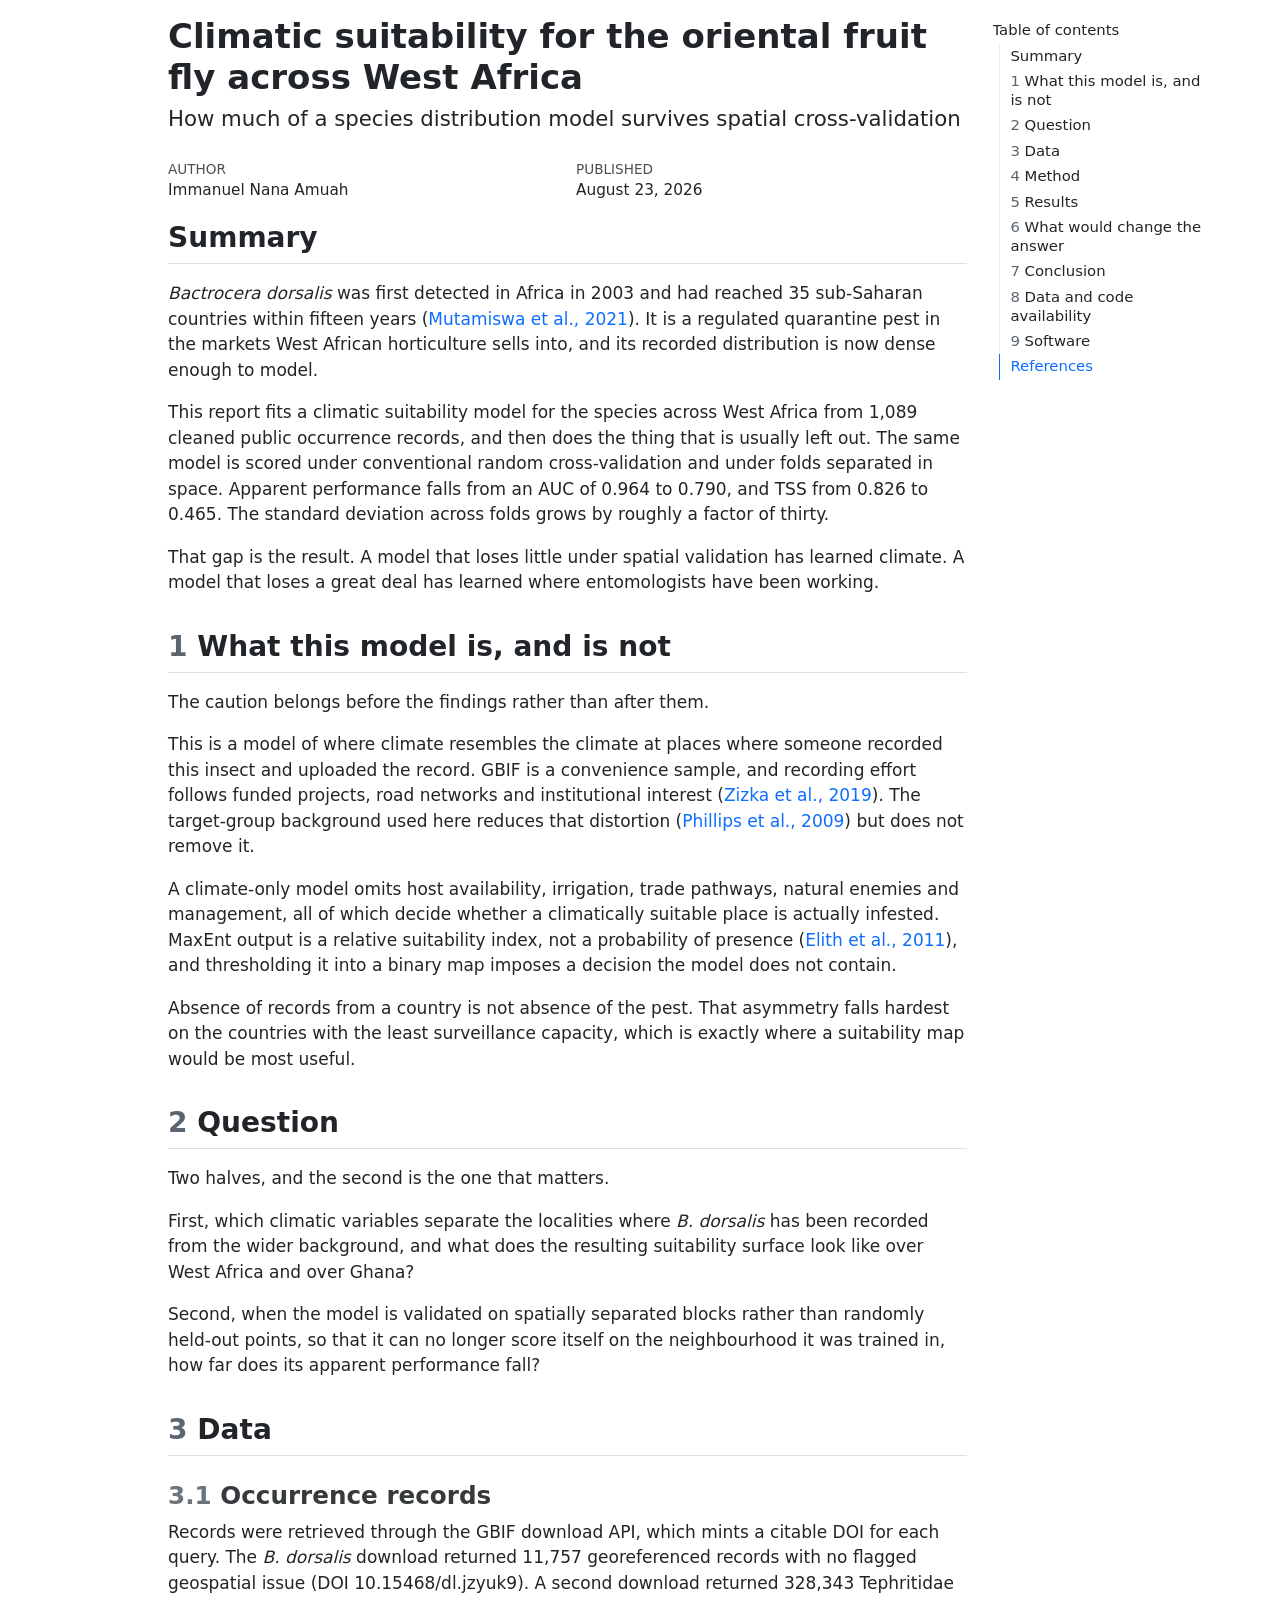
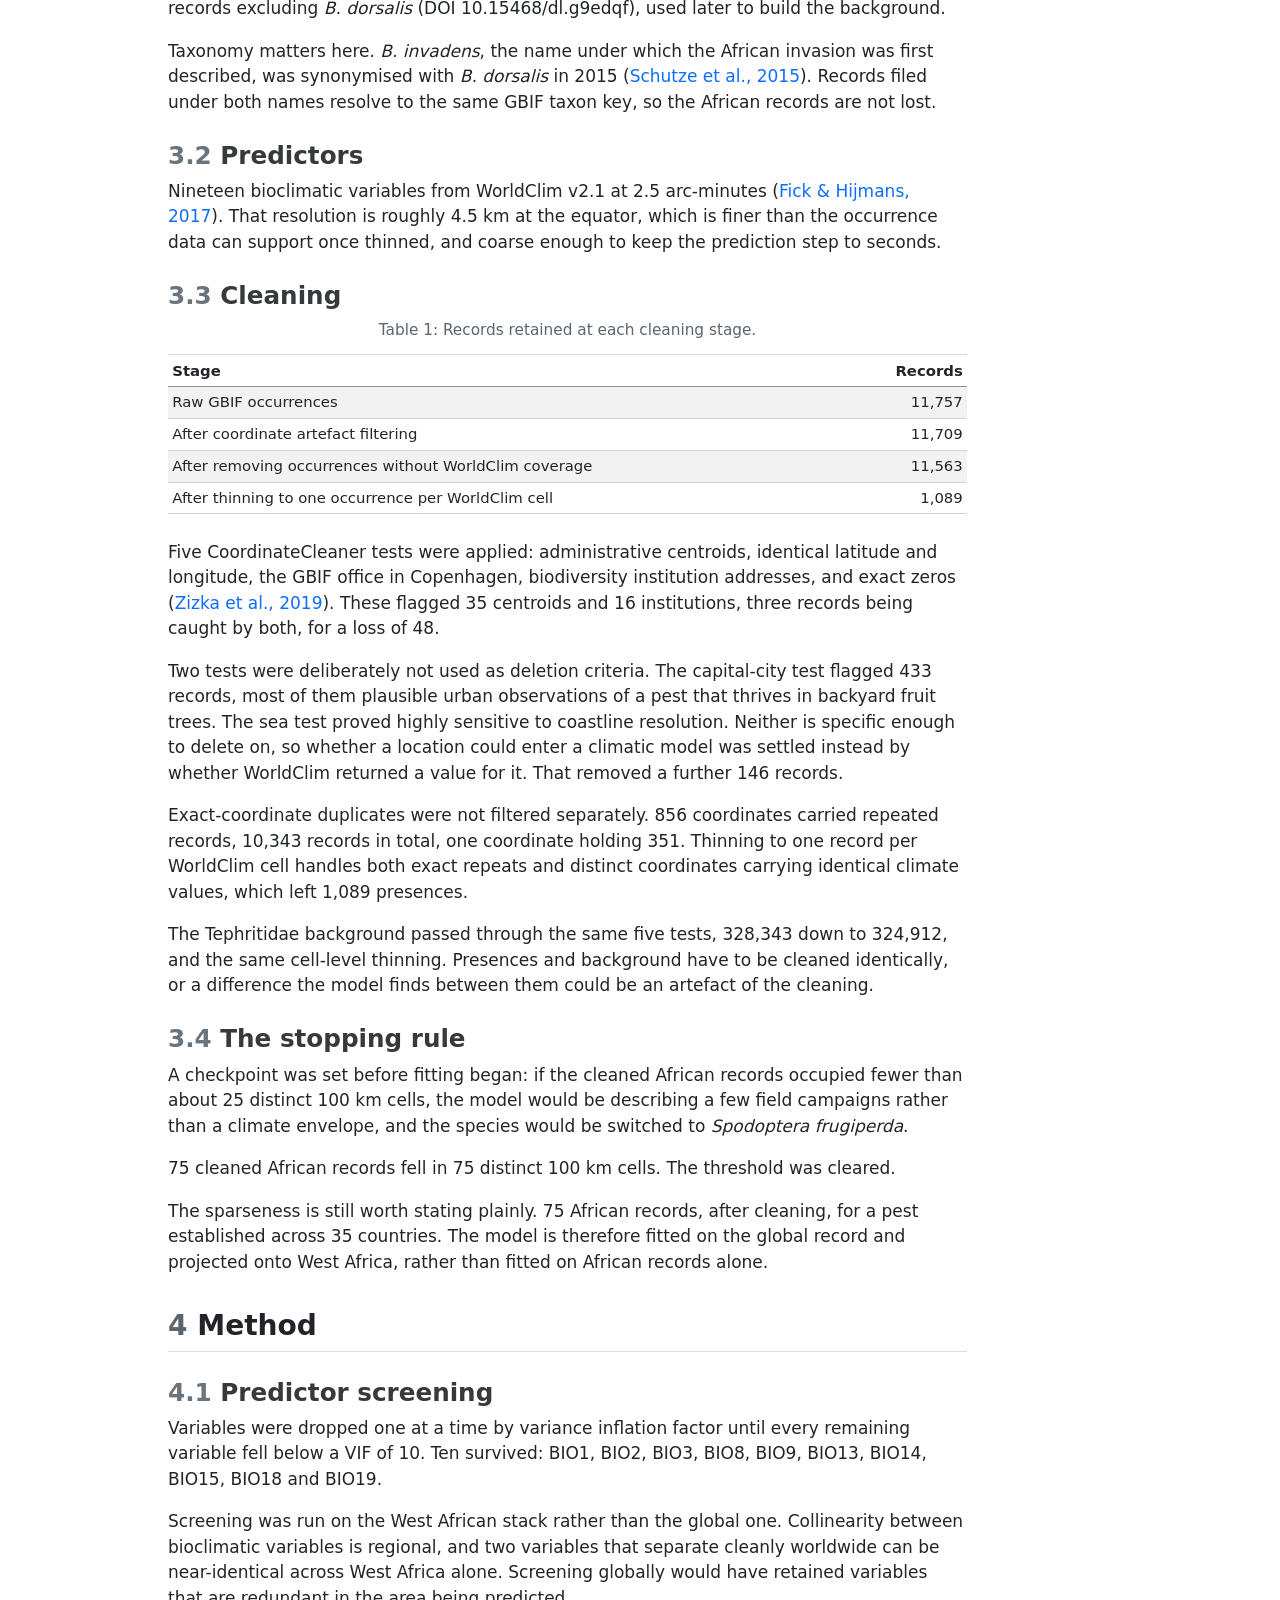
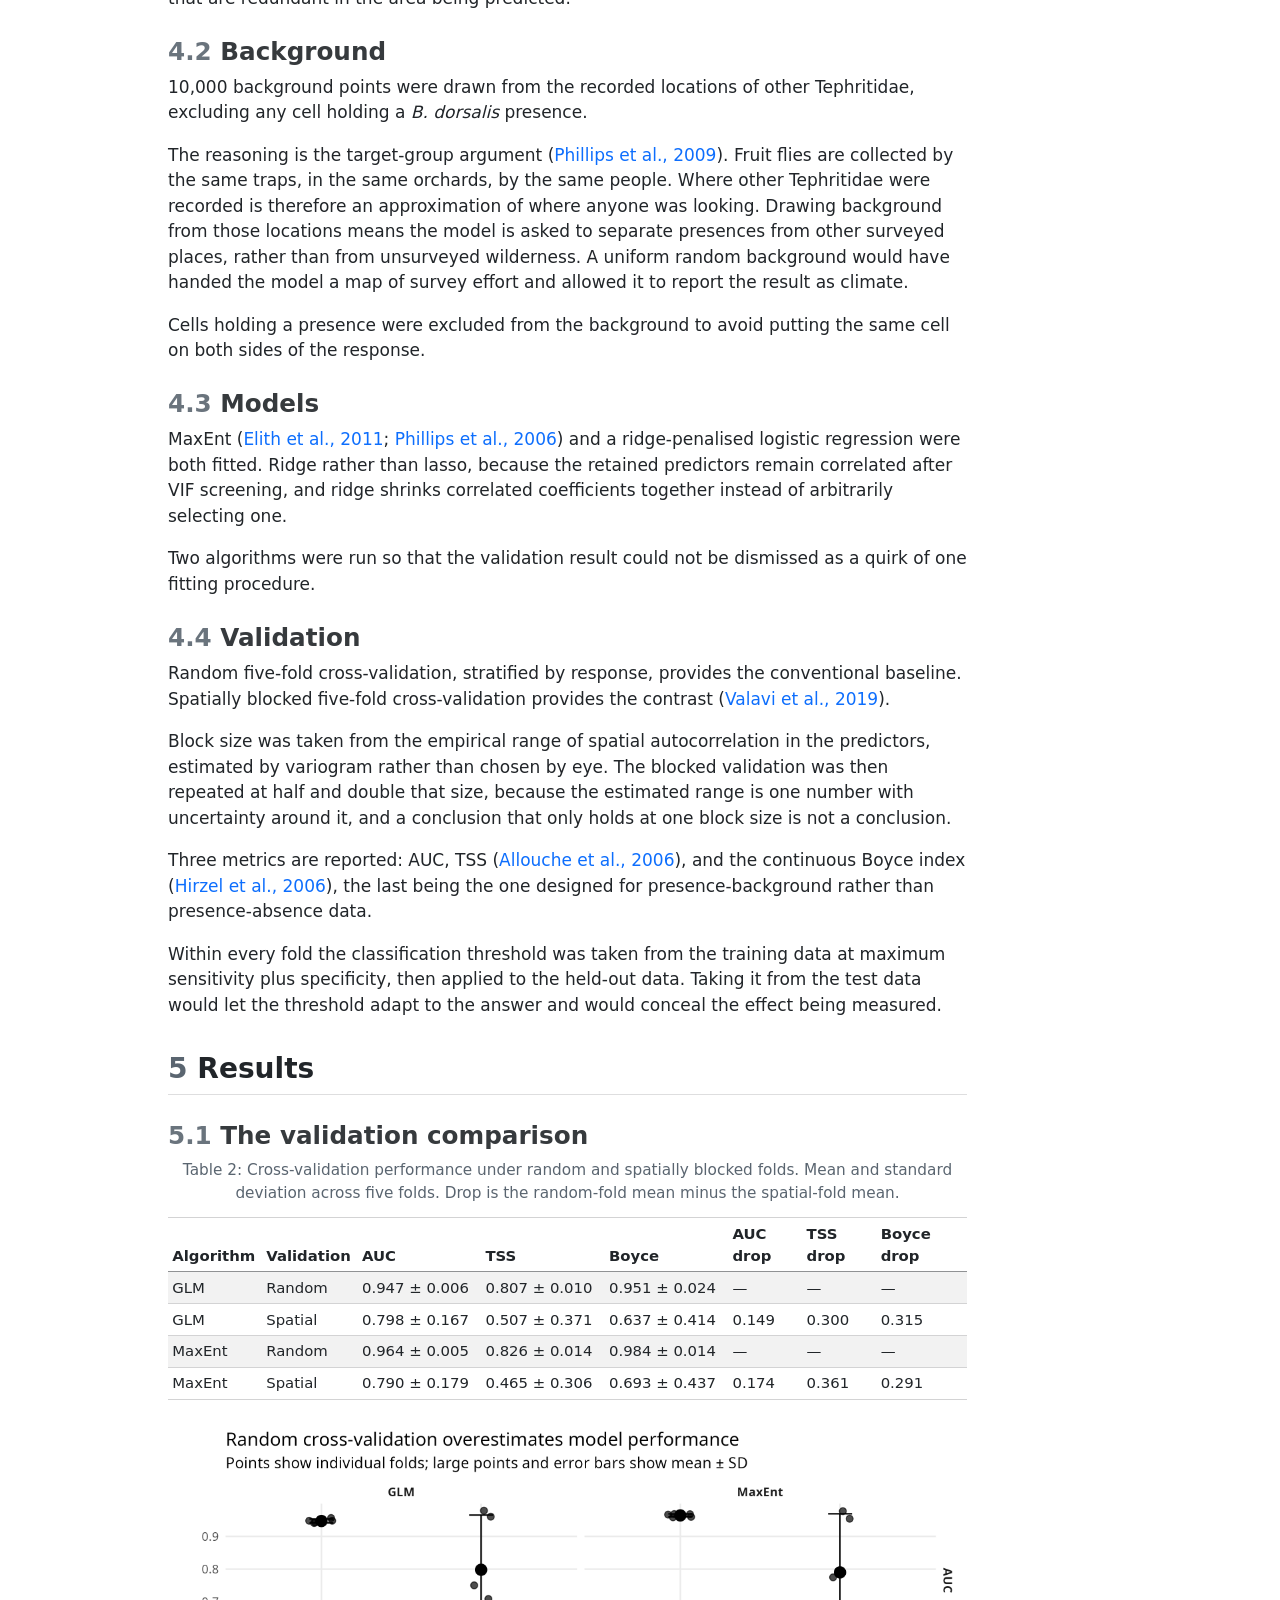
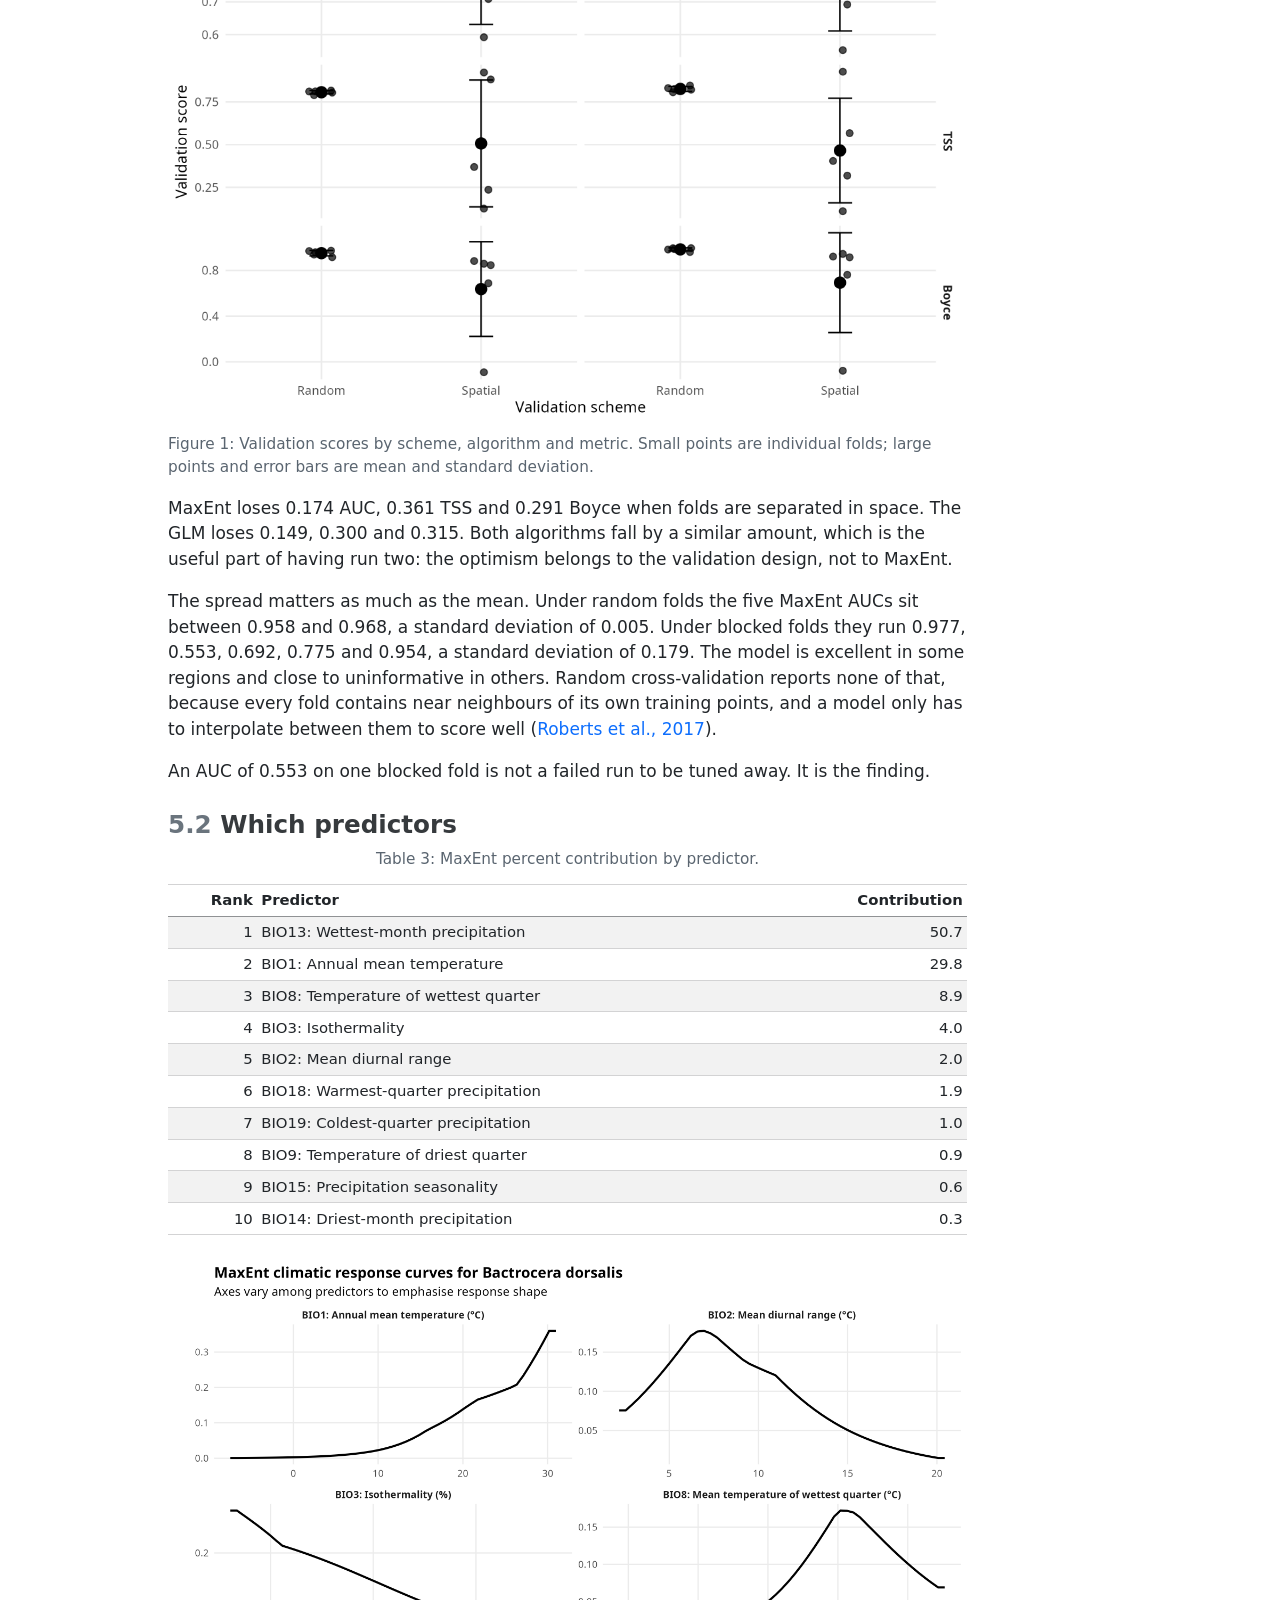
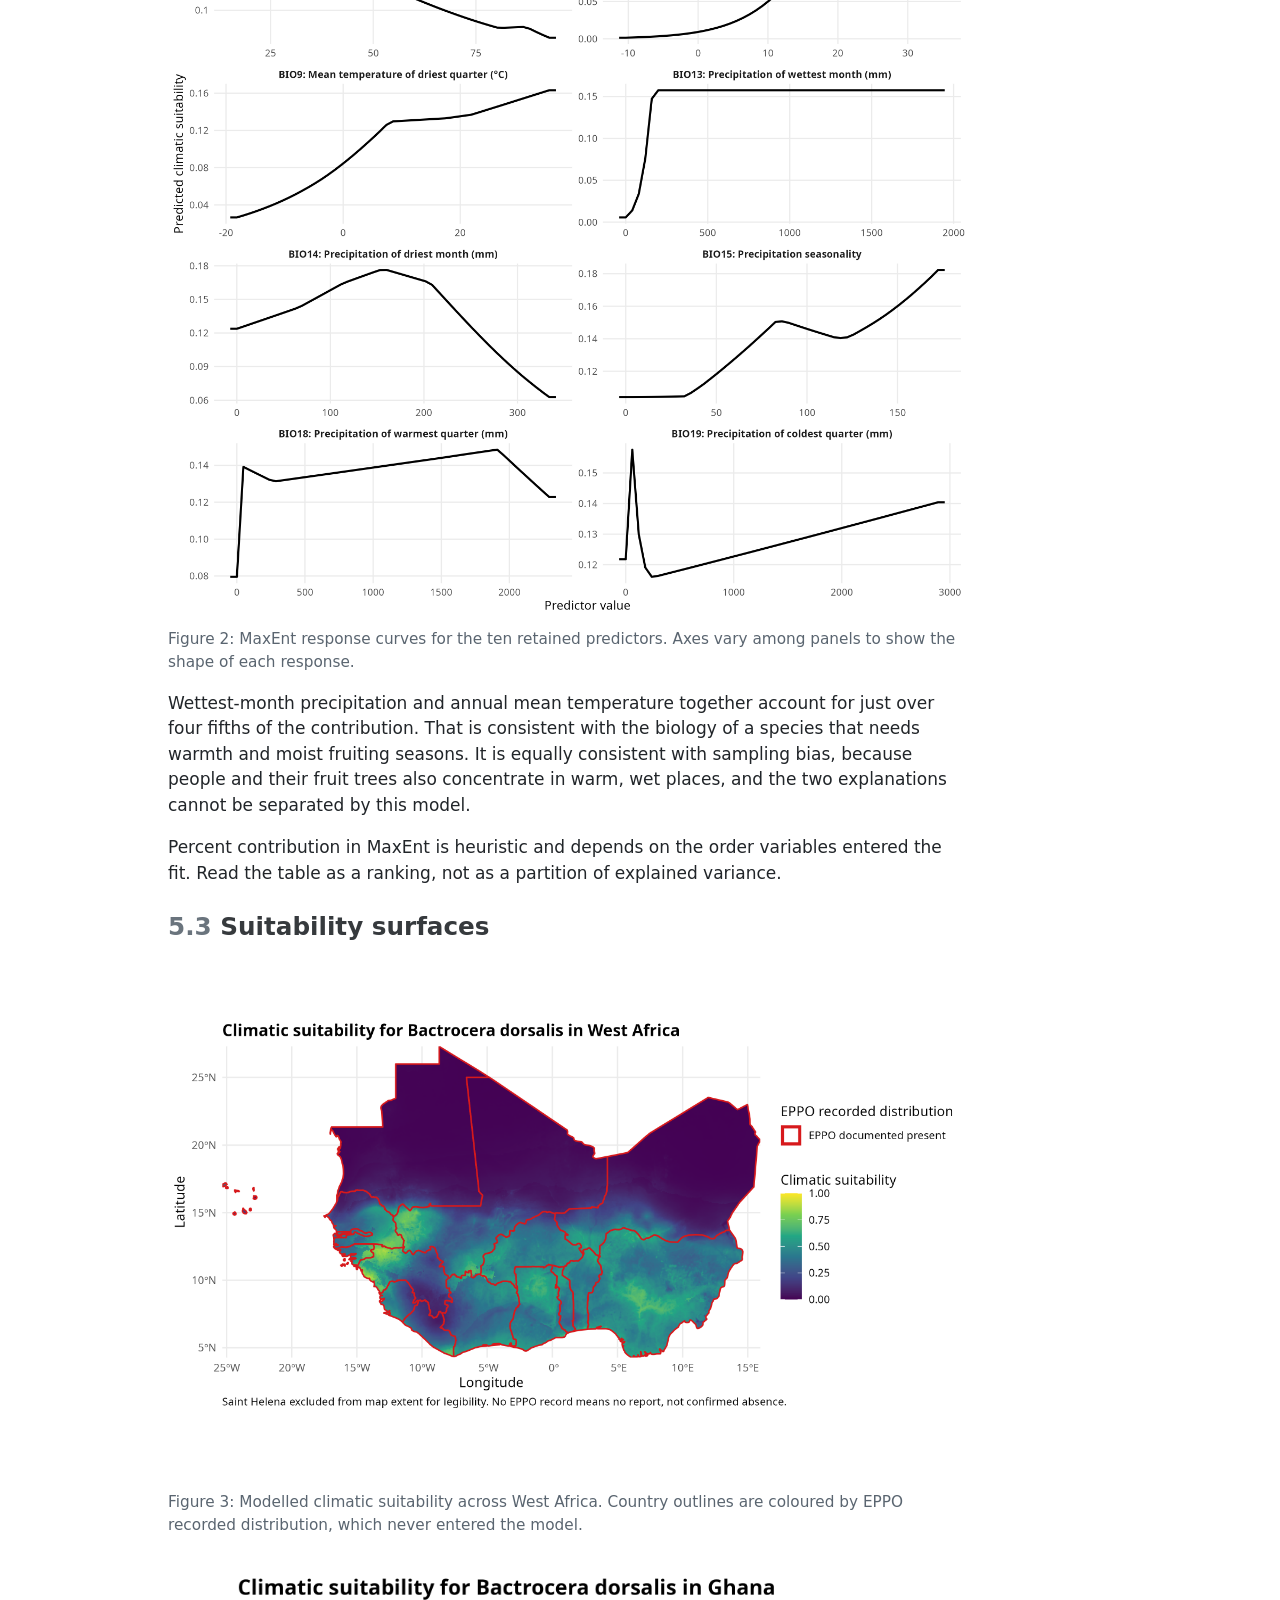
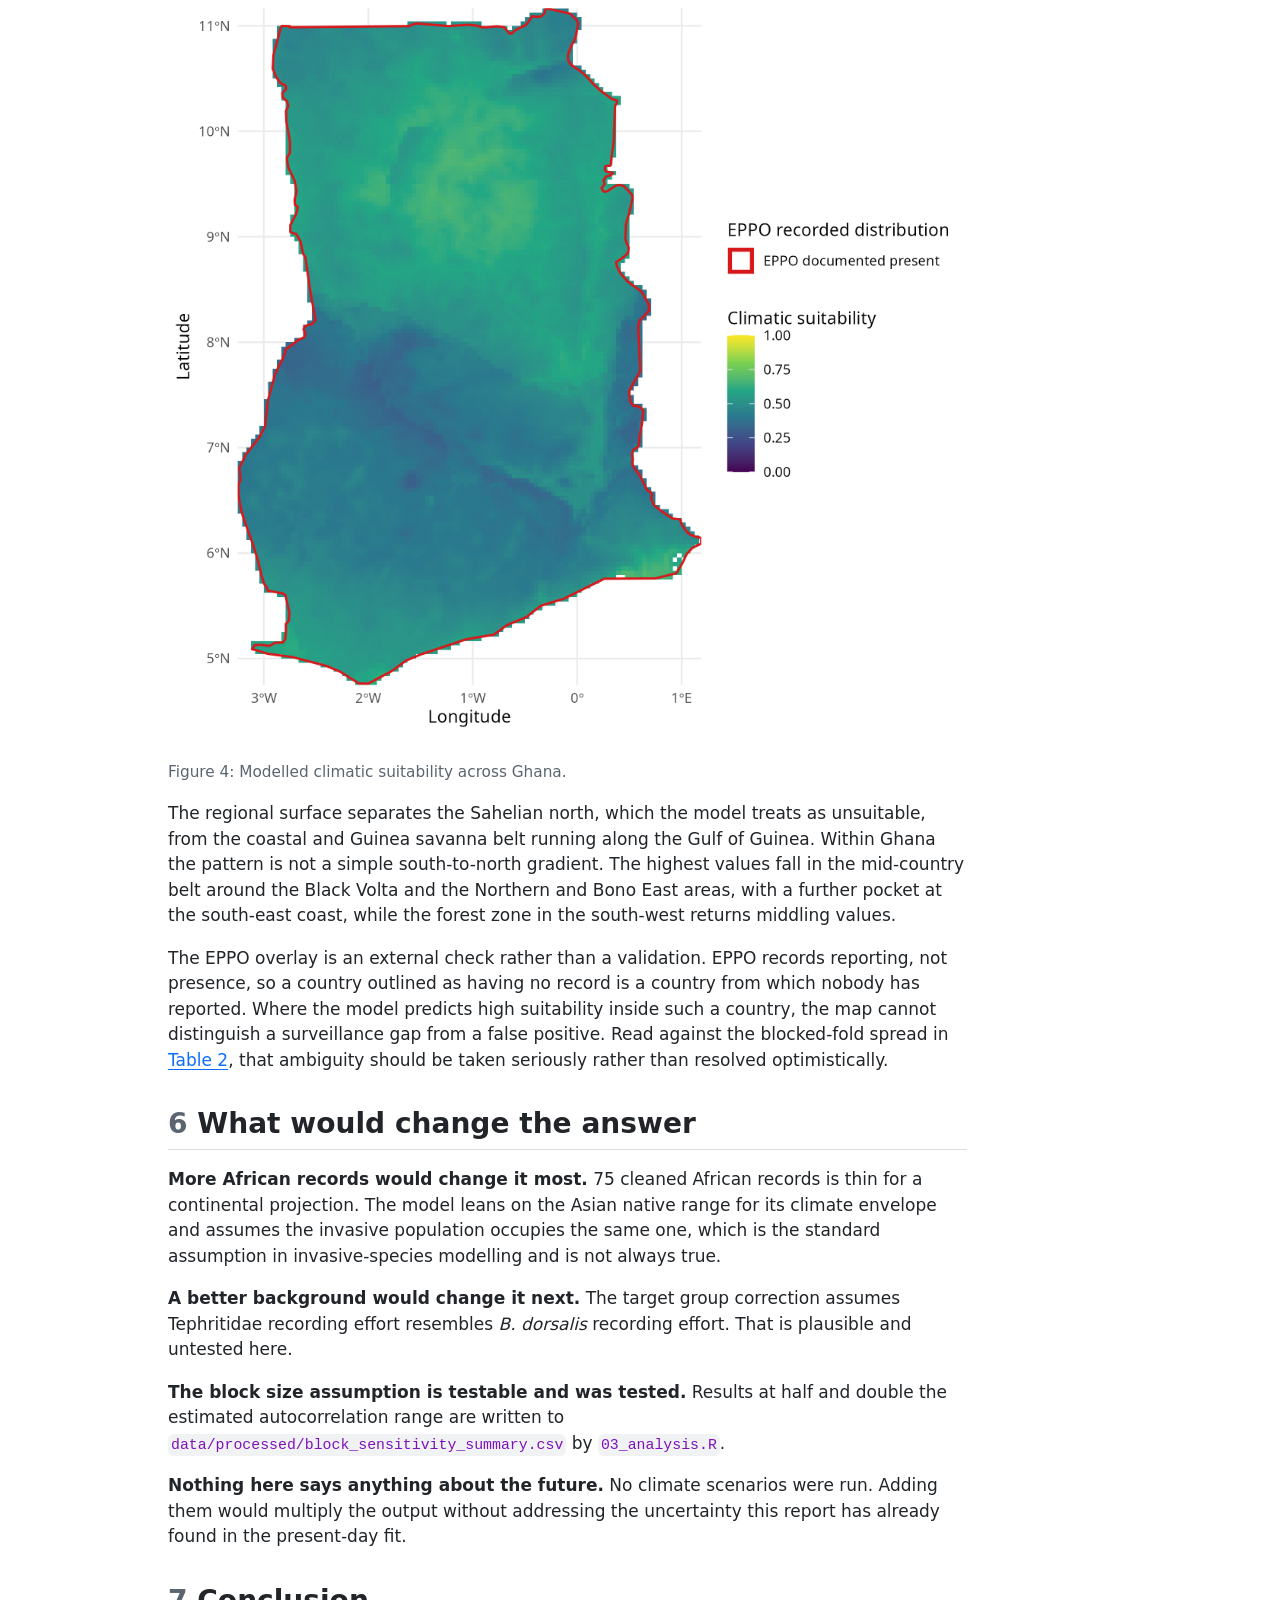
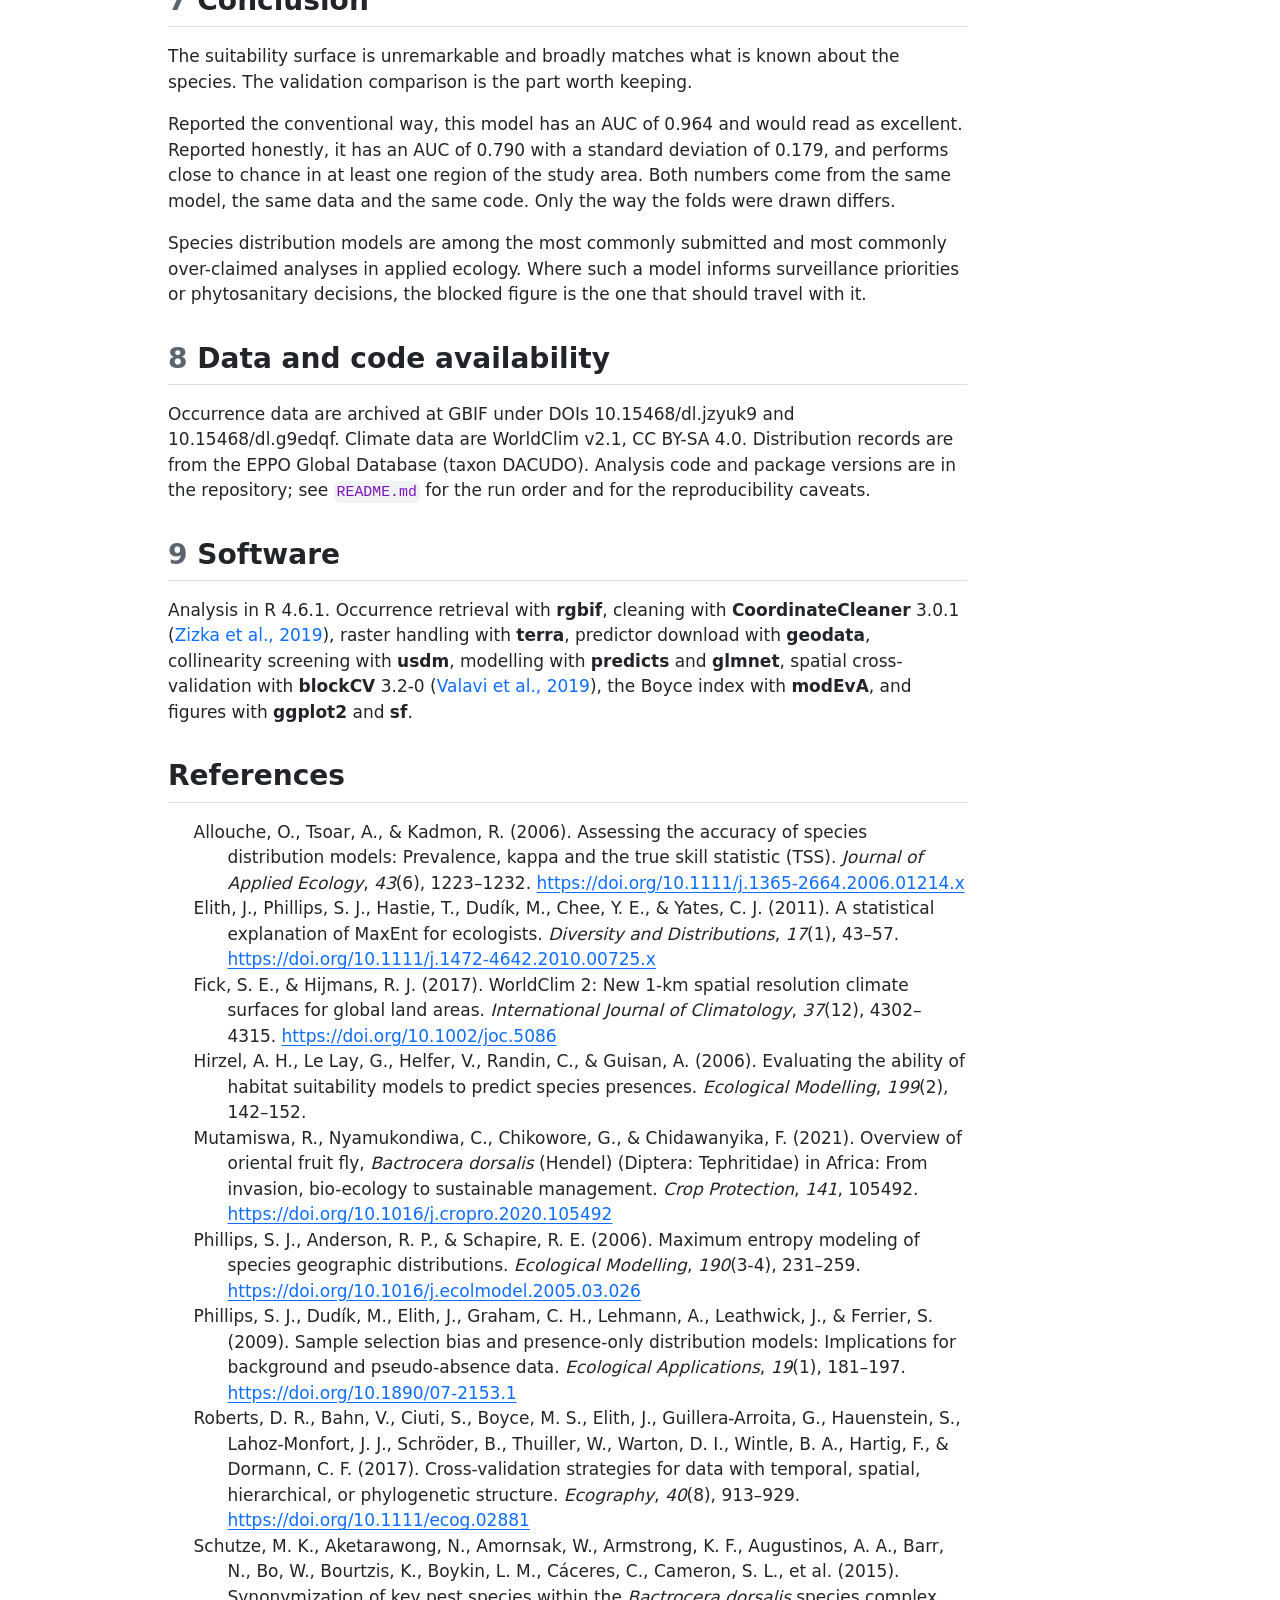
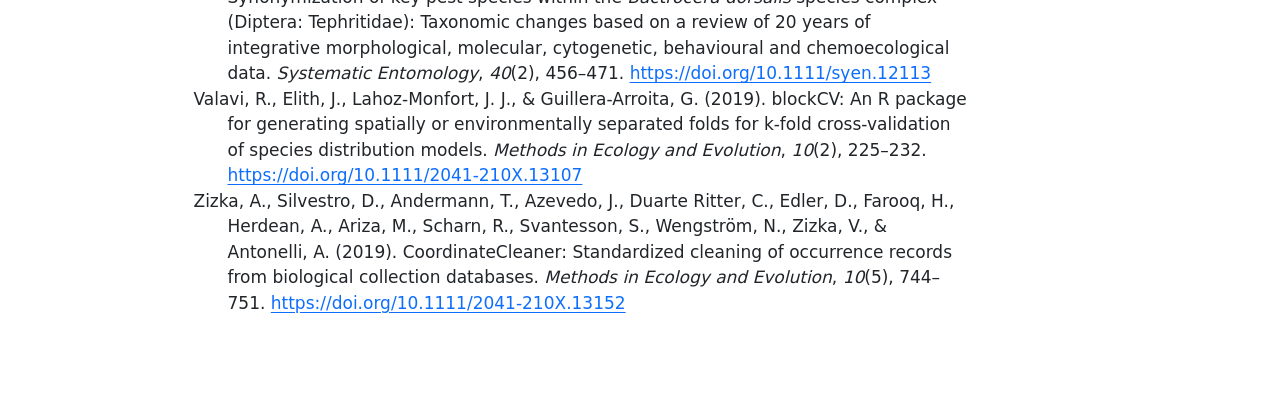
<file: report.html>
<!DOCTYPE html>
<html xmlns="http://www.w3.org/1999/xhtml" lang="en" xml:lang="en"><head>

<meta charset="utf-8">
<meta name="generator" content="quarto-1.9.38">

<meta name="viewport" content="width=device-width, initial-scale=1.0, user-scalable=yes">

<meta name="author" content="Immanuel Nana Amuah">
<meta name="dcterms.date" content="2026-08-23">

<title>Climatic suitability for the oriental fruit fly across West Africa</title>
<style>
/* Default styles provided by pandoc.
** See https://pandoc.org/MANUAL.html#variables-for-html for config info.
*/
code{white-space: pre-wrap;}
span.smallcaps{font-variant: small-caps;}
div.columns{display: flex; gap: min(4vw, 1.5em);}
div.column{flex: auto; overflow-x: auto;}
div.hanging-indent{margin-left: 1.5em; text-indent: -1.5em;}
ul.task-list{list-style: none;}
ul.task-list li input[type="checkbox"] {
  width: 0.8em;
  margin: 0 0.8em 0.2em -1em; /* quarto-specific, see https://github.com/quarto-dev/quarto-cli/issues/4556 */ 
  vertical-align: middle;
}
/* CSS for citations */
div.csl-bib-body { }
div.csl-entry {
  clear: both;
  margin-bottom: 0em;
}
.hanging-indent div.csl-entry {
  margin-left:2em;
  text-indent:-2em;
}
div.csl-left-margin {
  min-width:2em;
  float:left;
}
div.csl-right-inline {
  margin-left:2em;
  padding-left:1em;
}
div.csl-indent {
  margin-left: 2em;
}</style>


<script src="report_files/libs/clipboard/clipboard.min.js"></script>
<script src="report_files/libs/quarto-html/quarto.js" type="module"></script>
<script src="report_files/libs/quarto-html/tabsets/tabsets.js" type="module"></script>
<script src="report_files/libs/quarto-html/popper.min.js"></script>
<script src="report_files/libs/quarto-html/tippy.umd.min.js"></script>
<script src="report_files/libs/quarto-html/anchor.min.js"></script>
<link href="report_files/libs/quarto-html/tippy.css" rel="stylesheet">
<link href="report_files/libs/quarto-html/quarto-syntax-highlighting-15634bcf2e68342d4ad2dfa704d543f6.css" rel="stylesheet" id="quarto-text-highlighting-styles">
<script src="report_files/libs/bootstrap/bootstrap.min.js"></script>
<link href="report_files/libs/bootstrap/bootstrap-icons.css" rel="stylesheet">
<link href="report_files/libs/bootstrap/bootstrap-f6e79608285ffc1d0ff5ec47178fa595.min.css" rel="stylesheet" append-hash="true" id="quarto-bootstrap" data-mode="light">


</head>

<body class="quarto-light">

<div id="quarto-content" class="page-columns page-rows-contents page-layout-article">
<div id="quarto-margin-sidebar" class="sidebar margin-sidebar">
  <nav id="TOC" role="doc-toc" class="toc-active">
    <h2 id="toc-title">Table of contents</h2>
   
  <ul>
  <li><a href="#summary" id="toc-summary" class="nav-link active" data-scroll-target="#summary">Summary</a></li>
  <li><a href="#what-this-model-is-and-is-not" id="toc-what-this-model-is-and-is-not" class="nav-link" data-scroll-target="#what-this-model-is-and-is-not"><span class="header-section-number">1</span> What this model is, and is not</a></li>
  <li><a href="#question" id="toc-question" class="nav-link" data-scroll-target="#question"><span class="header-section-number">2</span> Question</a></li>
  <li><a href="#data" id="toc-data" class="nav-link" data-scroll-target="#data"><span class="header-section-number">3</span> Data</a>
  <ul class="collapse">
  <li><a href="#occurrence-records" id="toc-occurrence-records" class="nav-link" data-scroll-target="#occurrence-records"><span class="header-section-number">3.1</span> Occurrence records</a></li>
  <li><a href="#predictors" id="toc-predictors" class="nav-link" data-scroll-target="#predictors"><span class="header-section-number">3.2</span> Predictors</a></li>
  <li><a href="#cleaning" id="toc-cleaning" class="nav-link" data-scroll-target="#cleaning"><span class="header-section-number">3.3</span> Cleaning</a></li>
  <li><a href="#the-stopping-rule" id="toc-the-stopping-rule" class="nav-link" data-scroll-target="#the-stopping-rule"><span class="header-section-number">3.4</span> The stopping rule</a></li>
  </ul></li>
  <li><a href="#method" id="toc-method" class="nav-link" data-scroll-target="#method"><span class="header-section-number">4</span> Method</a>
  <ul class="collapse">
  <li><a href="#predictor-screening" id="toc-predictor-screening" class="nav-link" data-scroll-target="#predictor-screening"><span class="header-section-number">4.1</span> Predictor screening</a></li>
  <li><a href="#background" id="toc-background" class="nav-link" data-scroll-target="#background"><span class="header-section-number">4.2</span> Background</a></li>
  <li><a href="#models" id="toc-models" class="nav-link" data-scroll-target="#models"><span class="header-section-number">4.3</span> Models</a></li>
  <li><a href="#validation" id="toc-validation" class="nav-link" data-scroll-target="#validation"><span class="header-section-number">4.4</span> Validation</a></li>
  </ul></li>
  <li><a href="#results" id="toc-results" class="nav-link" data-scroll-target="#results"><span class="header-section-number">5</span> Results</a>
  <ul class="collapse">
  <li><a href="#the-validation-comparison" id="toc-the-validation-comparison" class="nav-link" data-scroll-target="#the-validation-comparison"><span class="header-section-number">5.1</span> The validation comparison</a></li>
  <li><a href="#which-predictors" id="toc-which-predictors" class="nav-link" data-scroll-target="#which-predictors"><span class="header-section-number">5.2</span> Which predictors</a></li>
  <li><a href="#suitability-surfaces" id="toc-suitability-surfaces" class="nav-link" data-scroll-target="#suitability-surfaces"><span class="header-section-number">5.3</span> Suitability surfaces</a></li>
  </ul></li>
  <li><a href="#what-would-change-the-answer" id="toc-what-would-change-the-answer" class="nav-link" data-scroll-target="#what-would-change-the-answer"><span class="header-section-number">6</span> What would change the answer</a></li>
  <li><a href="#conclusion" id="toc-conclusion" class="nav-link" data-scroll-target="#conclusion"><span class="header-section-number">7</span> Conclusion</a></li>
  <li><a href="#data-and-code-availability" id="toc-data-and-code-availability" class="nav-link" data-scroll-target="#data-and-code-availability"><span class="header-section-number">8</span> Data and code availability</a></li>
  <li><a href="#software" id="toc-software" class="nav-link" data-scroll-target="#software"><span class="header-section-number">9</span> Software</a></li>
  <li><a href="#references" id="toc-references" class="nav-link" data-scroll-target="#references">References</a></li>
  </ul>
</nav>
</div>
<main class="content" id="quarto-document-content">

<header id="title-block-header" class="quarto-title-block default">
<div class="quarto-title">
<h1 class="title">Climatic suitability for the oriental fruit fly across West Africa</h1>
<p class="subtitle lead">How much of a species distribution model survives spatial cross-validation</p>
</div>



<div class="quarto-title-meta">

    <div>
    <div class="quarto-title-meta-heading">Author</div>
    <div class="quarto-title-meta-contents">
             <p>Immanuel Nana Amuah </p>
          </div>
  </div>
    
    <div>
    <div class="quarto-title-meta-heading">Published</div>
    <div class="quarto-title-meta-contents">
      <p class="date">August 23, 2026</p>
    </div>
  </div>
  
    
  </div>
  


</header>


<section id="summary" class="level2 unnumbered">
<h2 class="unnumbered anchored" data-anchor-id="summary">Summary</h2>
<p><em>Bactrocera dorsalis</em> was first detected in Africa in 2003 and had reached 35 sub-Saharan countries within fifteen years <span class="citation" data-cites="mutamiswa2021">(<a href="#ref-mutamiswa2021" role="doc-biblioref">Mutamiswa et al., 2021</a>)</span>. It is a regulated quarantine pest in the markets West African horticulture sells into, and its recorded distribution is now dense enough to model.</p>
<p>This report fits a climatic suitability model for the species across West Africa from 1,089 cleaned public occurrence records, and then does the thing that is usually left out. The same model is scored under conventional random cross-validation and under folds separated in space. Apparent performance falls from an AUC of 0.964 to 0.790, and TSS from 0.826 to 0.465. The standard deviation across folds grows by roughly a factor of thirty.</p>
<p>That gap is the result. A model that loses little under spatial validation has learned climate. A model that loses a great deal has learned where entomologists have been working.</p>
</section>
<section id="what-this-model-is-and-is-not" class="level2" data-number="1">
<h2 data-number="1" class="anchored" data-anchor-id="what-this-model-is-and-is-not"><span class="header-section-number">1</span> What this model is, and is not</h2>
<p>The caution belongs before the findings rather than after them.</p>
<p>This is a model of where climate resembles the climate at places where someone recorded this insect and uploaded the record. GBIF is a convenience sample, and recording effort follows funded projects, road networks and institutional interest <span class="citation" data-cites="zizka2019">(<a href="#ref-zizka2019" role="doc-biblioref">Zizka et al., 2019</a>)</span>. The target-group background used here reduces that distortion <span class="citation" data-cites="phillips2009">(<a href="#ref-phillips2009" role="doc-biblioref">Phillips et al., 2009</a>)</span> but does not remove it.</p>
<p>A climate-only model omits host availability, irrigation, trade pathways, natural enemies and management, all of which decide whether a climatically suitable place is actually infested. MaxEnt output is a relative suitability index, not a probability of presence <span class="citation" data-cites="elith2011">(<a href="#ref-elith2011" role="doc-biblioref">Elith et al., 2011</a>)</span>, and thresholding it into a binary map imposes a decision the model does not contain.</p>
<p>Absence of records from a country is not absence of the pest. That asymmetry falls hardest on the countries with the least surveillance capacity, which is exactly where a suitability map would be most useful.</p>
</section>
<section id="question" class="level2" data-number="2">
<h2 data-number="2" class="anchored" data-anchor-id="question"><span class="header-section-number">2</span> Question</h2>
<p>Two halves, and the second is the one that matters.</p>
<p>First, which climatic variables separate the localities where <em>B. dorsalis</em> has been recorded from the wider background, and what does the resulting suitability surface look like over West Africa and over Ghana?</p>
<p>Second, when the model is validated on spatially separated blocks rather than randomly held-out points, so that it can no longer score itself on the neighbourhood it was trained in, how far does its apparent performance fall?</p>
</section>
<section id="data" class="level2" data-number="3">
<h2 data-number="3" class="anchored" data-anchor-id="data"><span class="header-section-number">3</span> Data</h2>
<section id="occurrence-records" class="level3" data-number="3.1">
<h3 data-number="3.1" class="anchored" data-anchor-id="occurrence-records"><span class="header-section-number">3.1</span> Occurrence records</h3>
<p>Records were retrieved through the GBIF download API, which mints a citable DOI for each query. The <em>B. dorsalis</em> download returned 11,757 georeferenced records with no flagged geospatial issue (DOI 10.15468/dl.jzyuk9). A second download returned 328,343 Tephritidae records excluding <em>B. dorsalis</em> (DOI 10.15468/dl.g9edqf), used later to build the background.</p>
<p>Taxonomy matters here. <em>B. invadens</em>, the name under which the African invasion was first described, was synonymised with <em>B. dorsalis</em> in 2015 <span class="citation" data-cites="schutze2015">(<a href="#ref-schutze2015" role="doc-biblioref"><span class="nocase">Schutze et al.</span>, 2015</a>)</span>. Records filed under both names resolve to the same GBIF taxon key, so the African records are not lost.</p>
</section>
<section id="predictors" class="level3" data-number="3.2">
<h3 data-number="3.2" class="anchored" data-anchor-id="predictors"><span class="header-section-number">3.2</span> Predictors</h3>
<p>Nineteen bioclimatic variables from WorldClim v2.1 at 2.5 arc-minutes <span class="citation" data-cites="fick2017">(<a href="#ref-fick2017" role="doc-biblioref">Fick &amp; Hijmans, 2017</a>)</span>. That resolution is roughly 4.5 km at the equator, which is finer than the occurrence data can support once thinned, and coarse enough to keep the prediction step to seconds.</p>
</section>
<section id="cleaning" class="level3" data-number="3.3">
<h3 data-number="3.3" class="anchored" data-anchor-id="cleaning"><span class="header-section-number">3.3</span> Cleaning</h3>
<div class="cell">
<div id="tbl-cleaning" class="cell quarto-float quarto-figure quarto-figure-center anchored">
<figure class="quarto-float quarto-float-tbl figure">
<figcaption class="quarto-float-caption-top quarto-float-caption quarto-float-tbl" id="tbl-cleaning-caption-0ceaefa1-69ba-4598-a22c-09a6ac19f8ca">
Table&nbsp;1: Records retained at each cleaning stage.
</figcaption>
<div aria-describedby="tbl-cleaning-caption-0ceaefa1-69ba-4598-a22c-09a6ac19f8ca">
<div class="cell-output-display">
<table class="cell caption-top table table-sm table-striped small">
<thead>
<tr class="header">
<th style="text-align: left;">Stage</th>
<th style="text-align: right;">Records</th>
</tr>
</thead>
<tbody>
<tr class="odd">
<td style="text-align: left;">Raw GBIF occurrences</td>
<td style="text-align: right;">11,757</td>
</tr>
<tr class="even">
<td style="text-align: left;">After coordinate artefact filtering</td>
<td style="text-align: right;">11,709</td>
</tr>
<tr class="odd">
<td style="text-align: left;">After removing occurrences without WorldClim coverage</td>
<td style="text-align: right;">11,563</td>
</tr>
<tr class="even">
<td style="text-align: left;">After thinning to one occurrence per WorldClim cell</td>
<td style="text-align: right;">1,089</td>
</tr>
</tbody>
</table>
</div>
</div>
</figure>
</div>
</div>
<p>Five CoordinateCleaner tests were applied: administrative centroids, identical latitude and longitude, the GBIF office in Copenhagen, biodiversity institution addresses, and exact zeros <span class="citation" data-cites="zizka2019">(<a href="#ref-zizka2019" role="doc-biblioref">Zizka et al., 2019</a>)</span>. These flagged 35 centroids and 16 institutions, three records being caught by both, for a loss of 48.</p>
<p>Two tests were deliberately not used as deletion criteria. The capital-city test flagged 433 records, most of them plausible urban observations of a pest that thrives in backyard fruit trees. The sea test proved highly sensitive to coastline resolution. Neither is specific enough to delete on, so whether a location could enter a climatic model was settled instead by whether WorldClim returned a value for it. That removed a further 146 records.</p>
<p>Exact-coordinate duplicates were not filtered separately. 856 coordinates carried repeated records, 10,343 records in total, one coordinate holding 351. Thinning to one record per WorldClim cell handles both exact repeats and distinct coordinates carrying identical climate values, which left 1,089 presences.</p>
<p>The Tephritidae background passed through the same five tests, 328,343 down to 324,912, and the same cell-level thinning. Presences and background have to be cleaned identically, or a difference the model finds between them could be an artefact of the cleaning.</p>
</section>
<section id="the-stopping-rule" class="level3" data-number="3.4">
<h3 data-number="3.4" class="anchored" data-anchor-id="the-stopping-rule"><span class="header-section-number">3.4</span> The stopping rule</h3>
<p>A checkpoint was set before fitting began: if the cleaned African records occupied fewer than about 25 distinct 100 km cells, the model would be describing a few field campaigns rather than a climate envelope, and the species would be switched to <em>Spodoptera frugiperda</em>.</p>
<p>75 cleaned African records fell in 75 distinct 100 km cells. The threshold was cleared.</p>
<p>The sparseness is still worth stating plainly. 75 African records, after cleaning, for a pest established across 35 countries. The model is therefore fitted on the global record and projected onto West Africa, rather than fitted on African records alone.</p>
</section>
</section>
<section id="method" class="level2" data-number="4">
<h2 data-number="4" class="anchored" data-anchor-id="method"><span class="header-section-number">4</span> Method</h2>
<section id="predictor-screening" class="level3" data-number="4.1">
<h3 data-number="4.1" class="anchored" data-anchor-id="predictor-screening"><span class="header-section-number">4.1</span> Predictor screening</h3>
<p>Variables were dropped one at a time by variance inflation factor until every remaining variable fell below a VIF of 10. Ten survived: BIO1, BIO2, BIO3, BIO8, BIO9, BIO13, BIO14, BIO15, BIO18 and BIO19.</p>
<p>Screening was run on the West African stack rather than the global one. Collinearity between bioclimatic variables is regional, and two variables that separate cleanly worldwide can be near-identical across West Africa alone. Screening globally would have retained variables that are redundant in the area being predicted.</p>
</section>
<section id="background" class="level3" data-number="4.2">
<h3 data-number="4.2" class="anchored" data-anchor-id="background"><span class="header-section-number">4.2</span> Background</h3>
<p>10,000 background points were drawn from the recorded locations of other Tephritidae, excluding any cell holding a <em>B. dorsalis</em> presence.</p>
<p>The reasoning is the target-group argument <span class="citation" data-cites="phillips2009">(<a href="#ref-phillips2009" role="doc-biblioref">Phillips et al., 2009</a>)</span>. Fruit flies are collected by the same traps, in the same orchards, by the same people. Where other Tephritidae were recorded is therefore an approximation of where anyone was looking. Drawing background from those locations means the model is asked to separate presences from other surveyed places, rather than from unsurveyed wilderness. A uniform random background would have handed the model a map of survey effort and allowed it to report the result as climate.</p>
<p>Cells holding a presence were excluded from the background to avoid putting the same cell on both sides of the response.</p>
</section>
<section id="models" class="level3" data-number="4.3">
<h3 data-number="4.3" class="anchored" data-anchor-id="models"><span class="header-section-number">4.3</span> Models</h3>
<p>MaxEnt <span class="citation" data-cites="phillips2006 elith2011">(<a href="#ref-elith2011" role="doc-biblioref">Elith et al., 2011</a>; <a href="#ref-phillips2006" role="doc-biblioref">Phillips et al., 2006</a>)</span> and a ridge-penalised logistic regression were both fitted. Ridge rather than lasso, because the retained predictors remain correlated after VIF screening, and ridge shrinks correlated coefficients together instead of arbitrarily selecting one.</p>
<p>Two algorithms were run so that the validation result could not be dismissed as a quirk of one fitting procedure.</p>
</section>
<section id="validation" class="level3" data-number="4.4">
<h3 data-number="4.4" class="anchored" data-anchor-id="validation"><span class="header-section-number">4.4</span> Validation</h3>
<p>Random five-fold cross-validation, stratified by response, provides the conventional baseline. Spatially blocked five-fold cross-validation provides the contrast <span class="citation" data-cites="valavi2019">(<a href="#ref-valavi2019" role="doc-biblioref">Valavi et al., 2019</a>)</span>.</p>
<p>Block size was taken from the empirical range of spatial autocorrelation in the predictors, estimated by variogram rather than chosen by eye. The blocked validation was then repeated at half and double that size, because the estimated range is one number with uncertainty around it, and a conclusion that only holds at one block size is not a conclusion.</p>
<p>Three metrics are reported: AUC, TSS <span class="citation" data-cites="allouche2006">(<a href="#ref-allouche2006" role="doc-biblioref">Allouche et al., 2006</a>)</span>, and the continuous Boyce index <span class="citation" data-cites="hirzel2006">(<a href="#ref-hirzel2006" role="doc-biblioref">Hirzel et al., 2006</a>)</span>, the last being the one designed for presence-background rather than presence-absence data.</p>
<p>Within every fold the classification threshold was taken from the training data at maximum sensitivity plus specificity, then applied to the held-out data. Taking it from the test data would let the threshold adapt to the answer and would conceal the effect being measured.</p>
</section>
</section>
<section id="results" class="level2" data-number="5">
<h2 data-number="5" class="anchored" data-anchor-id="results"><span class="header-section-number">5</span> Results</h2>
<section id="the-validation-comparison" class="level3" data-number="5.1">
<h3 data-number="5.1" class="anchored" data-anchor-id="the-validation-comparison"><span class="header-section-number">5.1</span> The validation comparison</h3>
<div class="cell">
<div id="tbl-validation" class="cell quarto-float quarto-figure quarto-figure-center anchored">
<figure class="quarto-float quarto-float-tbl figure">
<figcaption class="quarto-float-caption-top quarto-float-caption quarto-float-tbl" id="tbl-validation-caption-0ceaefa1-69ba-4598-a22c-09a6ac19f8ca">
Table&nbsp;2: Cross-validation performance under random and spatially blocked folds. Mean and standard deviation across five folds. Drop is the random-fold mean minus the spatial-fold mean.
</figcaption>
<div aria-describedby="tbl-validation-caption-0ceaefa1-69ba-4598-a22c-09a6ac19f8ca">
<div class="cell-output-display">
<table class="cell caption-top table table-sm table-striped small">
<colgroup>
<col style="width: 10%">
<col style="width: 11%">
<col style="width: 15%">
<col style="width: 15%">
<col style="width: 15%">
<col style="width: 9%">
<col style="width: 9%">
<col style="width: 11%">
</colgroup>
<thead>
<tr class="header">
<th style="text-align: left;">Algorithm</th>
<th style="text-align: left;">Validation</th>
<th style="text-align: left;">AUC</th>
<th style="text-align: left;">TSS</th>
<th style="text-align: left;">Boyce</th>
<th style="text-align: left;">AUC drop</th>
<th style="text-align: left;">TSS drop</th>
<th style="text-align: left;">Boyce drop</th>
</tr>
</thead>
<tbody>
<tr class="odd">
<td style="text-align: left;">GLM</td>
<td style="text-align: left;">Random</td>
<td style="text-align: left;">0.947 ± 0.006</td>
<td style="text-align: left;">0.807 ± 0.010</td>
<td style="text-align: left;">0.951 ± 0.024</td>
<td style="text-align: left;">—</td>
<td style="text-align: left;">—</td>
<td style="text-align: left;">—</td>
</tr>
<tr class="even">
<td style="text-align: left;">GLM</td>
<td style="text-align: left;">Spatial</td>
<td style="text-align: left;">0.798 ± 0.167</td>
<td style="text-align: left;">0.507 ± 0.371</td>
<td style="text-align: left;">0.637 ± 0.414</td>
<td style="text-align: left;">0.149</td>
<td style="text-align: left;">0.300</td>
<td style="text-align: left;">0.315</td>
</tr>
<tr class="odd">
<td style="text-align: left;">MaxEnt</td>
<td style="text-align: left;">Random</td>
<td style="text-align: left;">0.964 ± 0.005</td>
<td style="text-align: left;">0.826 ± 0.014</td>
<td style="text-align: left;">0.984 ± 0.014</td>
<td style="text-align: left;">—</td>
<td style="text-align: left;">—</td>
<td style="text-align: left;">—</td>
</tr>
<tr class="even">
<td style="text-align: left;">MaxEnt</td>
<td style="text-align: left;">Spatial</td>
<td style="text-align: left;">0.790 ± 0.179</td>
<td style="text-align: left;">0.465 ± 0.306</td>
<td style="text-align: left;">0.693 ± 0.437</td>
<td style="text-align: left;">0.174</td>
<td style="text-align: left;">0.361</td>
<td style="text-align: left;">0.291</td>
</tr>
</tbody>
</table>
</div>
</div>
</figure>
</div>
</div>
<div id="fig-validation" class="quarto-float quarto-figure quarto-figure-center anchored">
<figure class="quarto-float quarto-float-fig figure">
<div aria-describedby="fig-validation-caption-0ceaefa1-69ba-4598-a22c-09a6ac19f8ca">
<img src="outputs/figures/validation_plot.png" class="img-fluid figure-img">
</div>
<figcaption class="quarto-float-caption-bottom quarto-float-caption quarto-float-fig" id="fig-validation-caption-0ceaefa1-69ba-4598-a22c-09a6ac19f8ca">
Figure&nbsp;1: Validation scores by scheme, algorithm and metric. Small points are individual folds; large points and error bars are mean and standard deviation.
</figcaption>
</figure>
</div>
<p>MaxEnt loses 0.174 AUC, 0.361 TSS and 0.291 Boyce when folds are separated in space. The GLM loses 0.149, 0.300 and 0.315. Both algorithms fall by a similar amount, which is the useful part of having run two: the optimism belongs to the validation design, not to MaxEnt.</p>
<p>The spread matters as much as the mean. Under random folds the five MaxEnt AUCs sit between 0.958 and 0.968, a standard deviation of 0.005. Under blocked folds they run 0.977, 0.553, 0.692, 0.775 and 0.954, a standard deviation of 0.179. The model is excellent in some regions and close to uninformative in others. Random cross-validation reports none of that, because every fold contains near neighbours of its own training points, and a model only has to interpolate between them to score well <span class="citation" data-cites="roberts2017">(<a href="#ref-roberts2017" role="doc-biblioref">Roberts et al., 2017</a>)</span>.</p>
<p>An AUC of 0.553 on one blocked fold is not a failed run to be tuned away. It is the finding.</p>
</section>
<section id="which-predictors" class="level3" data-number="5.2">
<h3 data-number="5.2" class="anchored" data-anchor-id="which-predictors"><span class="header-section-number">5.2</span> Which predictors</h3>
<div class="cell">
<div id="tbl-contribution" class="cell quarto-float quarto-figure quarto-figure-center anchored">
<figure class="quarto-float quarto-float-tbl figure">
<figcaption class="quarto-float-caption-top quarto-float-caption quarto-float-tbl" id="tbl-contribution-caption-0ceaefa1-69ba-4598-a22c-09a6ac19f8ca">
Table&nbsp;3: MaxEnt percent contribution by predictor.
</figcaption>
<div aria-describedby="tbl-contribution-caption-0ceaefa1-69ba-4598-a22c-09a6ac19f8ca">
<div class="cell-output-display">
<table class="cell caption-top table table-sm table-striped small">
<thead>
<tr class="header">
<th style="text-align: right;">Rank</th>
<th style="text-align: left;">Predictor</th>
<th style="text-align: right;">Contribution</th>
</tr>
</thead>
<tbody>
<tr class="odd">
<td style="text-align: right;">1</td>
<td style="text-align: left;">BIO13: Wettest-month precipitation</td>
<td style="text-align: right;">50.7</td>
</tr>
<tr class="even">
<td style="text-align: right;">2</td>
<td style="text-align: left;">BIO1: Annual mean temperature</td>
<td style="text-align: right;">29.8</td>
</tr>
<tr class="odd">
<td style="text-align: right;">3</td>
<td style="text-align: left;">BIO8: Temperature of wettest quarter</td>
<td style="text-align: right;">8.9</td>
</tr>
<tr class="even">
<td style="text-align: right;">4</td>
<td style="text-align: left;">BIO3: Isothermality</td>
<td style="text-align: right;">4.0</td>
</tr>
<tr class="odd">
<td style="text-align: right;">5</td>
<td style="text-align: left;">BIO2: Mean diurnal range</td>
<td style="text-align: right;">2.0</td>
</tr>
<tr class="even">
<td style="text-align: right;">6</td>
<td style="text-align: left;">BIO18: Warmest-quarter precipitation</td>
<td style="text-align: right;">1.9</td>
</tr>
<tr class="odd">
<td style="text-align: right;">7</td>
<td style="text-align: left;">BIO19: Coldest-quarter precipitation</td>
<td style="text-align: right;">1.0</td>
</tr>
<tr class="even">
<td style="text-align: right;">8</td>
<td style="text-align: left;">BIO9: Temperature of driest quarter</td>
<td style="text-align: right;">0.9</td>
</tr>
<tr class="odd">
<td style="text-align: right;">9</td>
<td style="text-align: left;">BIO15: Precipitation seasonality</td>
<td style="text-align: right;">0.6</td>
</tr>
<tr class="even">
<td style="text-align: right;">10</td>
<td style="text-align: left;">BIO14: Driest-month precipitation</td>
<td style="text-align: right;">0.3</td>
</tr>
</tbody>
</table>
</div>
</div>
</figure>
</div>
</div>
<div id="fig-response" class="quarto-float quarto-figure quarto-figure-center anchored">
<figure class="quarto-float quarto-float-fig figure">
<div aria-describedby="fig-response-caption-0ceaefa1-69ba-4598-a22c-09a6ac19f8ca">
<img src="outputs/figures/maxent_response_curves.png" class="img-fluid figure-img">
</div>
<figcaption class="quarto-float-caption-bottom quarto-float-caption quarto-float-fig" id="fig-response-caption-0ceaefa1-69ba-4598-a22c-09a6ac19f8ca">
Figure&nbsp;2: MaxEnt response curves for the ten retained predictors. Axes vary among panels to show the shape of each response.
</figcaption>
</figure>
</div>
<p>Wettest-month precipitation and annual mean temperature together account for just over four fifths of the contribution. That is consistent with the biology of a species that needs warmth and moist fruiting seasons. It is equally consistent with sampling bias, because people and their fruit trees also concentrate in warm, wet places, and the two explanations cannot be separated by this model.</p>
<p>Percent contribution in MaxEnt is heuristic and depends on the order variables entered the fit. Read the table as a ranking, not as a partition of explained variance.</p>
</section>
<section id="suitability-surfaces" class="level3" data-number="5.3">
<h3 data-number="5.3" class="anchored" data-anchor-id="suitability-surfaces"><span class="header-section-number">5.3</span> Suitability surfaces</h3>
<div id="fig-wa" class="quarto-float quarto-figure quarto-figure-center anchored">
<figure class="quarto-float quarto-float-fig figure">
<div aria-describedby="fig-wa-caption-0ceaefa1-69ba-4598-a22c-09a6ac19f8ca">
<img src="outputs/maps/west_africa_suitability_plot.png" class="img-fluid figure-img">
</div>
<figcaption class="quarto-float-caption-bottom quarto-float-caption quarto-float-fig" id="fig-wa-caption-0ceaefa1-69ba-4598-a22c-09a6ac19f8ca">
Figure&nbsp;3: Modelled climatic suitability across West Africa. Country outlines are coloured by EPPO recorded distribution, which never entered the model.
</figcaption>
</figure>
</div>
<div id="fig-ghana" class="quarto-float quarto-figure quarto-figure-center anchored">
<figure class="quarto-float quarto-float-fig figure">
<div aria-describedby="fig-ghana-caption-0ceaefa1-69ba-4598-a22c-09a6ac19f8ca">
<img src="outputs/maps/ghana_maxent_suitability.png" class="img-fluid figure-img">
</div>
<figcaption class="quarto-float-caption-bottom quarto-float-caption quarto-float-fig" id="fig-ghana-caption-0ceaefa1-69ba-4598-a22c-09a6ac19f8ca">
Figure&nbsp;4: Modelled climatic suitability across Ghana.
</figcaption>
</figure>
</div>
<p>The regional surface separates the Sahelian north, which the model treats as unsuitable, from the coastal and Guinea savanna belt running along the Gulf of Guinea. Within Ghana the pattern is not a simple south-to-north gradient. The highest values fall in the mid-country belt around the Black Volta and the Northern and Bono East areas, with a further pocket at the south-east coast, while the forest zone in the south-west returns middling values.</p>
<p>The EPPO overlay is an external check rather than a validation. EPPO records reporting, not presence, so a country outlined as having no record is a country from which nobody has reported. Where the model predicts high suitability inside such a country, the map cannot distinguish a surveillance gap from a false positive. Read against the blocked-fold spread in <a href="#tbl-validation" class="quarto-xref">Table&nbsp;2</a>, that ambiguity should be taken seriously rather than resolved optimistically.</p>
</section>
</section>
<section id="what-would-change-the-answer" class="level2" data-number="6">
<h2 data-number="6" class="anchored" data-anchor-id="what-would-change-the-answer"><span class="header-section-number">6</span> What would change the answer</h2>
<p><strong>More African records would change it most.</strong> 75 cleaned African records is thin for a continental projection. The model leans on the Asian native range for its climate envelope and assumes the invasive population occupies the same one, which is the standard assumption in invasive-species modelling and is not always true.</p>
<p><strong>A better background would change it next.</strong> The target group correction assumes Tephritidae recording effort resembles <em>B. dorsalis</em> recording effort. That is plausible and untested here.</p>
<p><strong>The block size assumption is testable and was tested.</strong> Results at half and double the estimated autocorrelation range are written to <code>data/processed/block_sensitivity_summary.csv</code> by <code>03_analysis.R</code>.</p>
<p><strong>Nothing here says anything about the future.</strong> No climate scenarios were run. Adding them would multiply the output without addressing the uncertainty this report has already found in the present-day fit.</p>
</section>
<section id="conclusion" class="level2" data-number="7">
<h2 data-number="7" class="anchored" data-anchor-id="conclusion"><span class="header-section-number">7</span> Conclusion</h2>
<p>The suitability surface is unremarkable and broadly matches what is known about the species. The validation comparison is the part worth keeping.</p>
<p>Reported the conventional way, this model has an AUC of 0.964 and would read as excellent. Reported honestly, it has an AUC of 0.790 with a standard deviation of 0.179, and performs close to chance in at least one region of the study area. Both numbers come from the same model, the same data and the same code. Only the way the folds were drawn differs.</p>
<p>Species distribution models are among the most commonly submitted and most commonly over-claimed analyses in applied ecology. Where such a model informs surveillance priorities or phytosanitary decisions, the blocked figure is the one that should travel with it.</p>
</section>
<section id="data-and-code-availability" class="level2" data-number="8">
<h2 data-number="8" class="anchored" data-anchor-id="data-and-code-availability"><span class="header-section-number">8</span> Data and code availability</h2>
<p>Occurrence data are archived at GBIF under DOIs 10.15468/dl.jzyuk9 and 10.15468/dl.g9edqf. Climate data are WorldClim v2.1, CC BY-SA 4.0. Distribution records are from the EPPO Global Database (taxon DACUDO). Analysis code and package versions are in the repository; see <code>README.md</code> for the run order and for the reproducibility caveats.</p>
</section>
<section id="software" class="level2" data-number="9">
<h2 data-number="9" class="anchored" data-anchor-id="software"><span class="header-section-number">9</span> Software</h2>
<p>Analysis in R 4.6.1. Occurrence retrieval with <strong>rgbif</strong>, cleaning with <strong>CoordinateCleaner</strong> 3.0.1 <span class="citation" data-cites="zizka2019">(<a href="#ref-zizka2019" role="doc-biblioref">Zizka et al., 2019</a>)</span>, raster handling with <strong>terra</strong>, predictor download with <strong>geodata</strong>, collinearity screening with <strong>usdm</strong>, modelling with <strong>predicts</strong> and <strong>glmnet</strong>, spatial cross-validation with <strong>blockCV</strong> 3.2-0 <span class="citation" data-cites="valavi2019">(<a href="#ref-valavi2019" role="doc-biblioref">Valavi et al., 2019</a>)</span>, the Boyce index with <strong>modEvA</strong>, and figures with <strong>ggplot2</strong> and <strong>sf</strong>.</p>
</section>
<section id="references" class="level2 unnumbered">
<h2 class="unnumbered anchored" data-anchor-id="references">References</h2>
<div id="refs" class="references csl-bib-body hanging-indent" data-entry-spacing="0" data-line-spacing="2" role="list">
<div id="ref-allouche2006" class="csl-entry" role="listitem">
Allouche, O., Tsoar, A., &amp; Kadmon, R. (2006). Assessing the accuracy of species distribution models: Prevalence, kappa and the true skill statistic (<span>TSS</span>). <em>Journal of Applied Ecology</em>, <em>43</em>(6), 1223–1232. <a href="https://doi.org/10.1111/j.1365-2664.2006.01214.x">https://doi.org/10.1111/j.1365-2664.2006.01214.x</a>
</div>
<div id="ref-elith2011" class="csl-entry" role="listitem">
Elith, J., Phillips, S. J., Hastie, T., Dudík, M., Chee, Y. E., &amp; Yates, C. J. (2011). A statistical explanation of <span>MaxEnt</span> for ecologists. <em>Diversity and Distributions</em>, <em>17</em>(1), 43–57. <a href="https://doi.org/10.1111/j.1472-4642.2010.00725.x">https://doi.org/10.1111/j.1472-4642.2010.00725.x</a>
</div>
<div id="ref-fick2017" class="csl-entry" role="listitem">
Fick, S. E., &amp; Hijmans, R. J. (2017). <span>WorldClim</span> 2: New 1-km spatial resolution climate surfaces for global land areas. <em>International Journal of Climatology</em>, <em>37</em>(12), 4302–4315. <a href="https://doi.org/10.1002/joc.5086">https://doi.org/10.1002/joc.5086</a>
</div>
<div id="ref-hirzel2006" class="csl-entry" role="listitem">
Hirzel, A. H., Le Lay, G., Helfer, V., Randin, C., &amp; Guisan, A. (2006). Evaluating the ability of habitat suitability models to predict species presences. <em>Ecological Modelling</em>, <em>199</em>(2), 142–152.
</div>
<div id="ref-mutamiswa2021" class="csl-entry" role="listitem">
Mutamiswa, R., Nyamukondiwa, C., Chikowore, G., &amp; Chidawanyika, F. (2021). Overview of oriental fruit fly, <span><em>Bactrocera dorsalis</em></span> (<span>Hendel</span>) (<span>Diptera</span>: <span>Tephritidae</span>) in <span>Africa</span>: From invasion, bio-ecology to sustainable management. <em>Crop Protection</em>, <em>141</em>, 105492. <a href="https://doi.org/10.1016/j.cropro.2020.105492">https://doi.org/10.1016/j.cropro.2020.105492</a>
</div>
<div id="ref-phillips2006" class="csl-entry" role="listitem">
Phillips, S. J., Anderson, R. P., &amp; Schapire, R. E. (2006). Maximum entropy modeling of species geographic distributions. <em>Ecological Modelling</em>, <em>190</em>(3-4), 231–259. <a href="https://doi.org/10.1016/j.ecolmodel.2005.03.026">https://doi.org/10.1016/j.ecolmodel.2005.03.026</a>
</div>
<div id="ref-phillips2009" class="csl-entry" role="listitem">
Phillips, S. J., Dudík, M., Elith, J., Graham, C. H., Lehmann, A., Leathwick, J., &amp; Ferrier, S. (2009). Sample selection bias and presence-only distribution models: Implications for background and pseudo-absence data. <em>Ecological Applications</em>, <em>19</em>(1), 181–197. <a href="https://doi.org/10.1890/07-2153.1">https://doi.org/10.1890/07-2153.1</a>
</div>
<div id="ref-roberts2017" class="csl-entry" role="listitem">
Roberts, D. R., Bahn, V., Ciuti, S., Boyce, M. S., Elith, J., Guillera-Arroita, G., Hauenstein, S., Lahoz-Monfort, J. J., Schröder, B., Thuiller, W., Warton, D. I., Wintle, B. A., Hartig, F., &amp; Dormann, C. F. (2017). Cross-validation strategies for data with temporal, spatial, hierarchical, or phylogenetic structure. <em>Ecography</em>, <em>40</em>(8), 913–929. <a href="https://doi.org/10.1111/ecog.02881">https://doi.org/10.1111/ecog.02881</a>
</div>
<div id="ref-schutze2015" class="csl-entry" role="listitem">
<span class="nocase">Schutze, M. K., Aketarawong, N., Amornsak, W., Armstrong, K. F., Augustinos, A. A., Barr, N., Bo, W., Bourtzis, K., Boykin, L. M., Cáceres, C., Cameron, S. L., et al.</span> (2015). Synonymization of key pest species within the <span><em>Bactrocera dorsalis</em></span> species complex (<span>Diptera</span>: <span>Tephritidae</span>): Taxonomic changes based on a review of 20 years of integrative morphological, molecular, cytogenetic, behavioural and chemoecological data. <em>Systematic Entomology</em>, <em>40</em>(2), 456–471. <a href="https://doi.org/10.1111/syen.12113">https://doi.org/10.1111/syen.12113</a>
</div>
<div id="ref-valavi2019" class="csl-entry" role="listitem">
Valavi, R., Elith, J., Lahoz-Monfort, J. J., &amp; Guillera-Arroita, G. (2019). <span class="nocase">blockCV</span>: An <span>R</span> package for generating spatially or environmentally separated folds for k-fold cross-validation of species distribution models. <em>Methods in Ecology and Evolution</em>, <em>10</em>(2), 225–232. <a href="https://doi.org/10.1111/2041-210X.13107">https://doi.org/10.1111/2041-210X.13107</a>
</div>
<div id="ref-zizka2019" class="csl-entry" role="listitem">
Zizka, A., Silvestro, D., Andermann, T., Azevedo, J., Duarte Ritter, C., Edler, D., Farooq, H., Herdean, A., Ariza, M., Scharn, R., Svantesson, S., Wengström, N., Zizka, V., &amp; Antonelli, A. (2019). <span>CoordinateCleaner</span>: Standardized cleaning of occurrence records from biological collection databases. <em>Methods in Ecology and Evolution</em>, <em>10</em>(5), 744–751. <a href="https://doi.org/10.1111/2041-210X.13152">https://doi.org/10.1111/2041-210X.13152</a>
</div>
</div>
</section>

</main>
<!-- /main column -->
<script id="quarto-html-after-body" type="application/javascript">
  window.document.addEventListener("DOMContentLoaded", function (event) {
    const icon = "";
    const anchorJS = new window.AnchorJS();
    anchorJS.options = {
      placement: 'right',
      icon: icon
    };
    anchorJS.add('.anchored');
    const isCodeAnnotation = (el) => {
      for (const clz of el.classList) {
        if (clz.startsWith('code-annotation-')) {                     
          return true;
        }
      }
      return false;
    }
    const onCopySuccess = function(e) {
      // button target
      const button = e.trigger;
      // don't keep focus
      button.blur();
      // flash "checked"
      button.classList.add('code-copy-button-checked');
      var currentTitle = button.getAttribute("title");
      button.setAttribute("title", "Copied!");
      let tooltip;
      if (window.bootstrap) {
        button.setAttribute("data-bs-toggle", "tooltip");
        button.setAttribute("data-bs-placement", "left");
        button.setAttribute("data-bs-title", "Copied!");
        tooltip = new bootstrap.Tooltip(button, 
          { trigger: "manual", 
            customClass: "code-copy-button-tooltip",
            offset: [0, -8]});
        tooltip.show();    
      }
      setTimeout(function() {
        if (tooltip) {
          tooltip.hide();
          button.removeAttribute("data-bs-title");
          button.removeAttribute("data-bs-toggle");
          button.removeAttribute("data-bs-placement");
        }
        button.setAttribute("title", currentTitle);
        button.classList.remove('code-copy-button-checked');
      }, 1000);
      // clear code selection
      e.clearSelection();
    }
    const getTextToCopy = function(trigger) {
      const outerScaffold = trigger.parentElement.cloneNode(true);
      const codeEl = outerScaffold.querySelector('code');
      for (const childEl of codeEl.children) {
        if (isCodeAnnotation(childEl)) {
          childEl.remove();
        }
      }
      return codeEl.innerText;
    }
    const clipboard = new window.ClipboardJS('.code-copy-button:not([data-in-quarto-modal])', {
      text: getTextToCopy
    });
    clipboard.on('success', onCopySuccess);
    if (window.document.getElementById('quarto-embedded-source-code-modal')) {
      const clipboardModal = new window.ClipboardJS('.code-copy-button[data-in-quarto-modal]', {
        text: getTextToCopy,
        container: window.document.getElementById('quarto-embedded-source-code-modal')
      });
      clipboardModal.on('success', onCopySuccess);
    }
      var localhostRegex = new RegExp(/^(?:http|https):\/\/localhost\:?[0-9]*\//);
      var mailtoRegex = new RegExp(/^mailto:/);
        var filterRegex = new RegExp('/' + window.location.host + '/');
      var isInternal = (href) => {
          return filterRegex.test(href) || localhostRegex.test(href) || mailtoRegex.test(href);
      }
      // Inspect non-navigation links and adorn them if external
     var links = window.document.querySelectorAll('a[href]:not(.nav-link):not(.navbar-brand):not(.toc-action):not(.sidebar-link):not(.sidebar-item-toggle):not(.pagination-link):not(.no-external):not([aria-hidden]):not(.dropdown-item):not(.quarto-navigation-tool):not(.about-link)');
      for (var i=0; i<links.length; i++) {
        const link = links[i];
        if (!isInternal(link.href)) {
          // undo the damage that might have been done by quarto-nav.js in the case of
          // links that we want to consider external
          if (link.dataset.originalHref !== undefined) {
            link.href = link.dataset.originalHref;
          }
        }
      }
    function tippyHover(el, contentFn, onTriggerFn, onUntriggerFn) {
      const config = {
        allowHTML: true,
        maxWidth: 500,
        delay: 100,
        arrow: false,
        appendTo: function(el) {
            return el.parentElement;
        },
        interactive: true,
        interactiveBorder: 10,
        theme: 'quarto',
        placement: 'bottom-start',
      };
      if (contentFn) {
        config.content = contentFn;
      }
      if (onTriggerFn) {
        config.onTrigger = onTriggerFn;
      }
      if (onUntriggerFn) {
        config.onUntrigger = onUntriggerFn;
      }
      window.tippy(el, config); 
    }
    const noterefs = window.document.querySelectorAll('a[role="doc-noteref"]');
    for (var i=0; i<noterefs.length; i++) {
      const ref = noterefs[i];
      tippyHover(ref, function() {
        // use id or data attribute instead here
        let href = ref.getAttribute('data-footnote-href') || ref.getAttribute('href');
        try { href = new URL(href).hash; } catch {}
        const id = href.replace(/^#\/?/, "");
        const note = window.document.getElementById(id);
        if (note) {
          return note.innerHTML;
        } else {
          return "";
        }
      });
    }
    const xrefs = window.document.querySelectorAll('a.quarto-xref');
    const processXRef = (id, note) => {
      // Strip column container classes
      const stripColumnClz = (el) => {
        el.classList.remove("page-full", "page-columns");
        if (el.children) {
          for (const child of el.children) {
            stripColumnClz(child);
          }
        }
      }
      stripColumnClz(note)
      if (id === null || id.startsWith('sec-')) {
        // Special case sections, only their first couple elements
        const container = document.createElement("div");
        if (note.children && note.children.length > 2) {
          container.appendChild(note.children[0].cloneNode(true));
          for (let i = 1; i < note.children.length; i++) {
            const child = note.children[i];
            if (child.tagName === "P" && child.innerText === "") {
              continue;
            } else {
              container.appendChild(child.cloneNode(true));
              break;
            }
          }
          if (window.Quarto?.typesetMath) {
            window.Quarto.typesetMath(container);
          }
          return container.innerHTML
        } else {
          if (window.Quarto?.typesetMath) {
            window.Quarto.typesetMath(note);
          }
          return note.innerHTML;
        }
      } else {
        // Remove any anchor links if they are present
        const anchorLink = note.querySelector('a.anchorjs-link');
        if (anchorLink) {
          anchorLink.remove();
        }
        if (window.Quarto?.typesetMath) {
          window.Quarto.typesetMath(note);
        }
        if (note.classList.contains("callout")) {
          return note.outerHTML;
        } else {
          return note.innerHTML;
        }
      }
    }
    for (var i=0; i<xrefs.length; i++) {
      const xref = xrefs[i];
      tippyHover(xref, undefined, function(instance) {
        instance.disable();
        let url = xref.getAttribute('href');
        let hash = undefined; 
        if (url.startsWith('#')) {
          hash = url;
        } else {
          try { hash = new URL(url).hash; } catch {}
        }
        if (hash) {
          const id = hash.replace(/^#\/?/, "");
          const note = window.document.getElementById(id);
          if (note !== null) {
            try {
              const html = processXRef(id, note.cloneNode(true));
              instance.setContent(html);
            } finally {
              instance.enable();
              instance.show();
            }
          } else {
            // See if we can fetch this
            fetch(url.split('#')[0])
            .then(res => res.text())
            .then(html => {
              const parser = new DOMParser();
              const htmlDoc = parser.parseFromString(html, "text/html");
              const note = htmlDoc.getElementById(id);
              if (note !== null) {
                const html = processXRef(id, note);
                instance.setContent(html);
              } 
            }).finally(() => {
              instance.enable();
              instance.show();
            });
          }
        } else {
          // See if we can fetch a full url (with no hash to target)
          // This is a special case and we should probably do some content thinning / targeting
          fetch(url)
          .then(res => res.text())
          .then(html => {
            const parser = new DOMParser();
            const htmlDoc = parser.parseFromString(html, "text/html");
            const note = htmlDoc.querySelector('main.content');
            if (note !== null) {
              // This should only happen for chapter cross references
              // (since there is no id in the URL)
              // remove the first header
              if (note.children.length > 0 && note.children[0].tagName === "HEADER") {
                note.children[0].remove();
              }
              const html = processXRef(null, note);
              instance.setContent(html);
            } 
          }).finally(() => {
            instance.enable();
            instance.show();
          });
        }
      }, function(instance) {
      });
    }
        let selectedAnnoteEl;
        const selectorForAnnotation = ( cell, annotation) => {
          let cellAttr = 'data-code-cell="' + cell + '"';
          let lineAttr = 'data-code-annotation="' +  annotation + '"';
          const selector = 'span[' + cellAttr + '][' + lineAttr + ']';
          return selector;
        }
        const selectCodeLines = (annoteEl) => {
          const doc = window.document;
          const targetCell = annoteEl.getAttribute("data-target-cell");
          const targetAnnotation = annoteEl.getAttribute("data-target-annotation");
          const annoteSpan = window.document.querySelector(selectorForAnnotation(targetCell, targetAnnotation));
          const lines = annoteSpan.getAttribute("data-code-lines").split(",");
          const lineIds = lines.map((line) => {
            return targetCell + "-" + line;
          })
          let top = null;
          let height = null;
          let parent = null;
          if (lineIds.length > 0) {
              //compute the position of the single el (top and bottom and make a div)
              const el = window.document.getElementById(lineIds[0]);
              top = el.offsetTop;
              height = el.offsetHeight;
              parent = el.parentElement.parentElement;
            if (lineIds.length > 1) {
              const lastEl = window.document.getElementById(lineIds[lineIds.length - 1]);
              const bottom = lastEl.offsetTop + lastEl.offsetHeight;
              height = bottom - top;
            }
            if (top !== null && height !== null && parent !== null) {
              // cook up a div (if necessary) and position it 
              let div = window.document.getElementById("code-annotation-line-highlight");
              if (div === null) {
                div = window.document.createElement("div");
                div.setAttribute("id", "code-annotation-line-highlight");
                div.style.position = 'absolute';
                parent.appendChild(div);
              }
              div.style.top = top - 2 + "px";
              div.style.height = height + 4 + "px";
              div.style.left = 0;
              let gutterDiv = window.document.getElementById("code-annotation-line-highlight-gutter");
              if (gutterDiv === null) {
                gutterDiv = window.document.createElement("div");
                gutterDiv.setAttribute("id", "code-annotation-line-highlight-gutter");
                gutterDiv.style.position = 'absolute';
                const codeCell = window.document.getElementById(targetCell);
                const gutter = codeCell.querySelector('.code-annotation-gutter');
                gutter.appendChild(gutterDiv);
              }
              gutterDiv.style.top = top - 2 + "px";
              gutterDiv.style.height = height + 4 + "px";
            }
            selectedAnnoteEl = annoteEl;
          }
        };
        const unselectCodeLines = () => {
          const elementsIds = ["code-annotation-line-highlight", "code-annotation-line-highlight-gutter"];
          elementsIds.forEach((elId) => {
            const div = window.document.getElementById(elId);
            if (div) {
              div.remove();
            }
          });
          selectedAnnoteEl = undefined;
        };
          // Handle positioning of the toggle
      window.addEventListener(
        "resize",
        throttle(() => {
          elRect = undefined;
          if (selectedAnnoteEl) {
            selectCodeLines(selectedAnnoteEl);
          }
        }, 10)
      );
      function throttle(fn, ms) {
      let throttle = false;
      let timer;
        return (...args) => {
          if(!throttle) { // first call gets through
              fn.apply(this, args);
              throttle = true;
          } else { // all the others get throttled
              if(timer) clearTimeout(timer); // cancel #2
              timer = setTimeout(() => {
                fn.apply(this, args);
                timer = throttle = false;
              }, ms);
          }
        };
      }
        // Attach click handler to the DT
        const annoteDls = window.document.querySelectorAll('dt[data-target-cell]');
        for (const annoteDlNode of annoteDls) {
          annoteDlNode.addEventListener('click', (event) => {
            const clickedEl = event.target;
            if (clickedEl !== selectedAnnoteEl) {
              unselectCodeLines();
              const activeEl = window.document.querySelector('dt[data-target-cell].code-annotation-active');
              if (activeEl) {
                activeEl.classList.remove('code-annotation-active');
              }
              selectCodeLines(clickedEl);
              clickedEl.classList.add('code-annotation-active');
            } else {
              // Unselect the line
              unselectCodeLines();
              clickedEl.classList.remove('code-annotation-active');
            }
          });
        }
    const findCites = (el) => {
      const parentEl = el.parentElement;
      if (parentEl) {
        const cites = parentEl.dataset.cites;
        if (cites) {
          return {
            el,
            cites: cites.split(' ')
          };
        } else {
          return findCites(el.parentElement)
        }
      } else {
        return undefined;
      }
    };
    var bibliorefs = window.document.querySelectorAll('a[role="doc-biblioref"]');
    for (var i=0; i<bibliorefs.length; i++) {
      const ref = bibliorefs[i];
      const citeInfo = findCites(ref);
      if (citeInfo) {
        tippyHover(citeInfo.el, function() {
          var popup = window.document.createElement('div');
          citeInfo.cites.forEach(function(cite) {
            var citeDiv = window.document.createElement('div');
            citeDiv.classList.add('hanging-indent');
            citeDiv.classList.add('csl-entry');
            var biblioDiv = window.document.getElementById('ref-' + cite);
            if (biblioDiv) {
              citeDiv.innerHTML = biblioDiv.innerHTML;
            }
            popup.appendChild(citeDiv);
          });
          return popup.innerHTML;
        });
      }
    }
  });
  </script>
</div> <!-- /content -->




</body></html>
</file>
<file: report_files/libs/quarto-html/tippy.css>
.tippy-box[data-animation=fade][data-state=hidden]{opacity:0}[data-tippy-root]{max-width:calc(100vw - 10px)}.tippy-box{position:relative;background-color:#333;color:#fff;border-radius:4px;font-size:14px;line-height:1.4;white-space:normal;outline:0;transition-property:transform,visibility,opacity}.tippy-box[data-placement^=top]>.tippy-arrow{bottom:0}.tippy-box[data-placement^=top]>.tippy-arrow:before{bottom:-7px;left:0;border-width:8px 8px 0;border-top-color:initial;transform-origin:center top}.tippy-box[data-placement^=bottom]>.tippy-arrow{top:0}.tippy-box[data-placement^=bottom]>.tippy-arrow:before{top:-7px;left:0;border-width:0 8px 8px;border-bottom-color:initial;transform-origin:center bottom}.tippy-box[data-placement^=left]>.tippy-arrow{right:0}.tippy-box[data-placement^=left]>.tippy-arrow:before{border-width:8px 0 8px 8px;border-left-color:initial;right:-7px;transform-origin:center left}.tippy-box[data-placement^=right]>.tippy-arrow{left:0}.tippy-box[data-placement^=right]>.tippy-arrow:before{left:-7px;border-width:8px 8px 8px 0;border-right-color:initial;transform-origin:center right}.tippy-box[data-inertia][data-state=visible]{transition-timing-function:cubic-bezier(.54,1.5,.38,1.11)}.tippy-arrow{width:16px;height:16px;color:#333}.tippy-arrow:before{content:"";position:absolute;border-color:transparent;border-style:solid}.tippy-content{position:relative;padding:5px 9px;z-index:1}
</file>
<file: report_files/libs/quarto-html/quarto-syntax-highlighting-15634bcf2e68342d4ad2dfa704d543f6.css>
/* quarto syntax highlight colors */
:root {
  --quarto-hl-ot-color: #003B4F;
  --quarto-hl-at-color: #657422;
  --quarto-hl-ss-color: #20794D;
  --quarto-hl-an-color: #5E5E5E;
  --quarto-hl-fu-color: #4758AB;
  --quarto-hl-st-color: #20794D;
  --quarto-hl-cf-color: #003B4F;
  --quarto-hl-op-color: #5E5E5E;
  --quarto-hl-er-color: #AD0000;
  --quarto-hl-bn-color: #AD0000;
  --quarto-hl-al-color: #AD0000;
  --quarto-hl-va-color: #111111;
  --quarto-hl-bu-color: inherit;
  --quarto-hl-ex-color: inherit;
  --quarto-hl-pp-color: #AD0000;
  --quarto-hl-in-color: #5E5E5E;
  --quarto-hl-vs-color: #20794D;
  --quarto-hl-wa-color: #5E5E5E;
  --quarto-hl-do-color: #5E5E5E;
  --quarto-hl-im-color: #00769E;
  --quarto-hl-ch-color: #20794D;
  --quarto-hl-dt-color: #AD0000;
  --quarto-hl-fl-color: #AD0000;
  --quarto-hl-co-color: #5E5E5E;
  --quarto-hl-cv-color: #5E5E5E;
  --quarto-hl-cn-color: #8f5902;
  --quarto-hl-sc-color: #5E5E5E;
  --quarto-hl-dv-color: #AD0000;
  --quarto-hl-kw-color: #003B4F;
}

/* other quarto variables */
:root {
  --quarto-font-monospace: SFMono-Regular, Menlo, Monaco, Consolas, "Liberation Mono", "Courier New", monospace;
}

/* syntax highlight based on Pandoc's rules */
pre > code.sourceCode > span {
  color: #003B4F;
}

code.sourceCode > span {
  color: #003B4F;
}

div.sourceCode,
div.sourceCode pre.sourceCode {
  color: #003B4F;
}

/* Normal */
code span {
  color: #003B4F;
}

/* Alert */
code span.al {
  color: #AD0000;
  font-style: inherit;
}

/* Annotation */
code span.an {
  color: #5E5E5E;
  font-style: inherit;
}

/* Attribute */
code span.at {
  color: #657422;
  font-style: inherit;
}

/* BaseN */
code span.bn {
  color: #AD0000;
  font-style: inherit;
}

/* BuiltIn */
code span.bu {
  font-style: inherit;
}

/* ControlFlow */
code span.cf {
  color: #003B4F;
  font-weight: bold;
  font-style: inherit;
}

/* Char */
code span.ch {
  color: #20794D;
  font-style: inherit;
}

/* Constant */
code span.cn {
  color: #8f5902;
  font-style: inherit;
}

/* Comment */
code span.co {
  color: #5E5E5E;
  font-style: inherit;
}

/* CommentVar */
code span.cv {
  color: #5E5E5E;
  font-style: italic;
}

/* Documentation */
code span.do {
  color: #5E5E5E;
  font-style: italic;
}

/* DataType */
code span.dt {
  color: #AD0000;
  font-style: inherit;
}

/* DecVal */
code span.dv {
  color: #AD0000;
  font-style: inherit;
}

/* Error */
code span.er {
  color: #AD0000;
  font-style: inherit;
}

/* Extension */
code span.ex {
  font-style: inherit;
}

/* Float */
code span.fl {
  color: #AD0000;
  font-style: inherit;
}

/* Function */
code span.fu {
  color: #4758AB;
  font-style: inherit;
}

/* Import */
code span.im {
  color: #00769E;
  font-style: inherit;
}

/* Information */
code span.in {
  color: #5E5E5E;
  font-style: inherit;
}

/* Keyword */
code span.kw {
  color: #003B4F;
  font-weight: bold;
  font-style: inherit;
}

/* Operator */
code span.op {
  color: #5E5E5E;
  font-style: inherit;
}

/* Other */
code span.ot {
  color: #003B4F;
  font-style: inherit;
}

/* Preprocessor */
code span.pp {
  color: #AD0000;
  font-style: inherit;
}

/* SpecialChar */
code span.sc {
  color: #5E5E5E;
  font-style: inherit;
}

/* SpecialString */
code span.ss {
  color: #20794D;
  font-style: inherit;
}

/* String */
code span.st {
  color: #20794D;
  font-style: inherit;
}

/* Variable */
code span.va {
  color: #111111;
  font-style: inherit;
}

/* VerbatimString */
code span.vs {
  color: #20794D;
  font-style: inherit;
}

/* Warning */
code span.wa {
  color: #5E5E5E;
  font-style: italic;
}

.prevent-inlining {
  content: "</";
}

/*# sourceMappingURL=f23921c56f73e400b49028c9186a1aa0.css.map */
</file>
